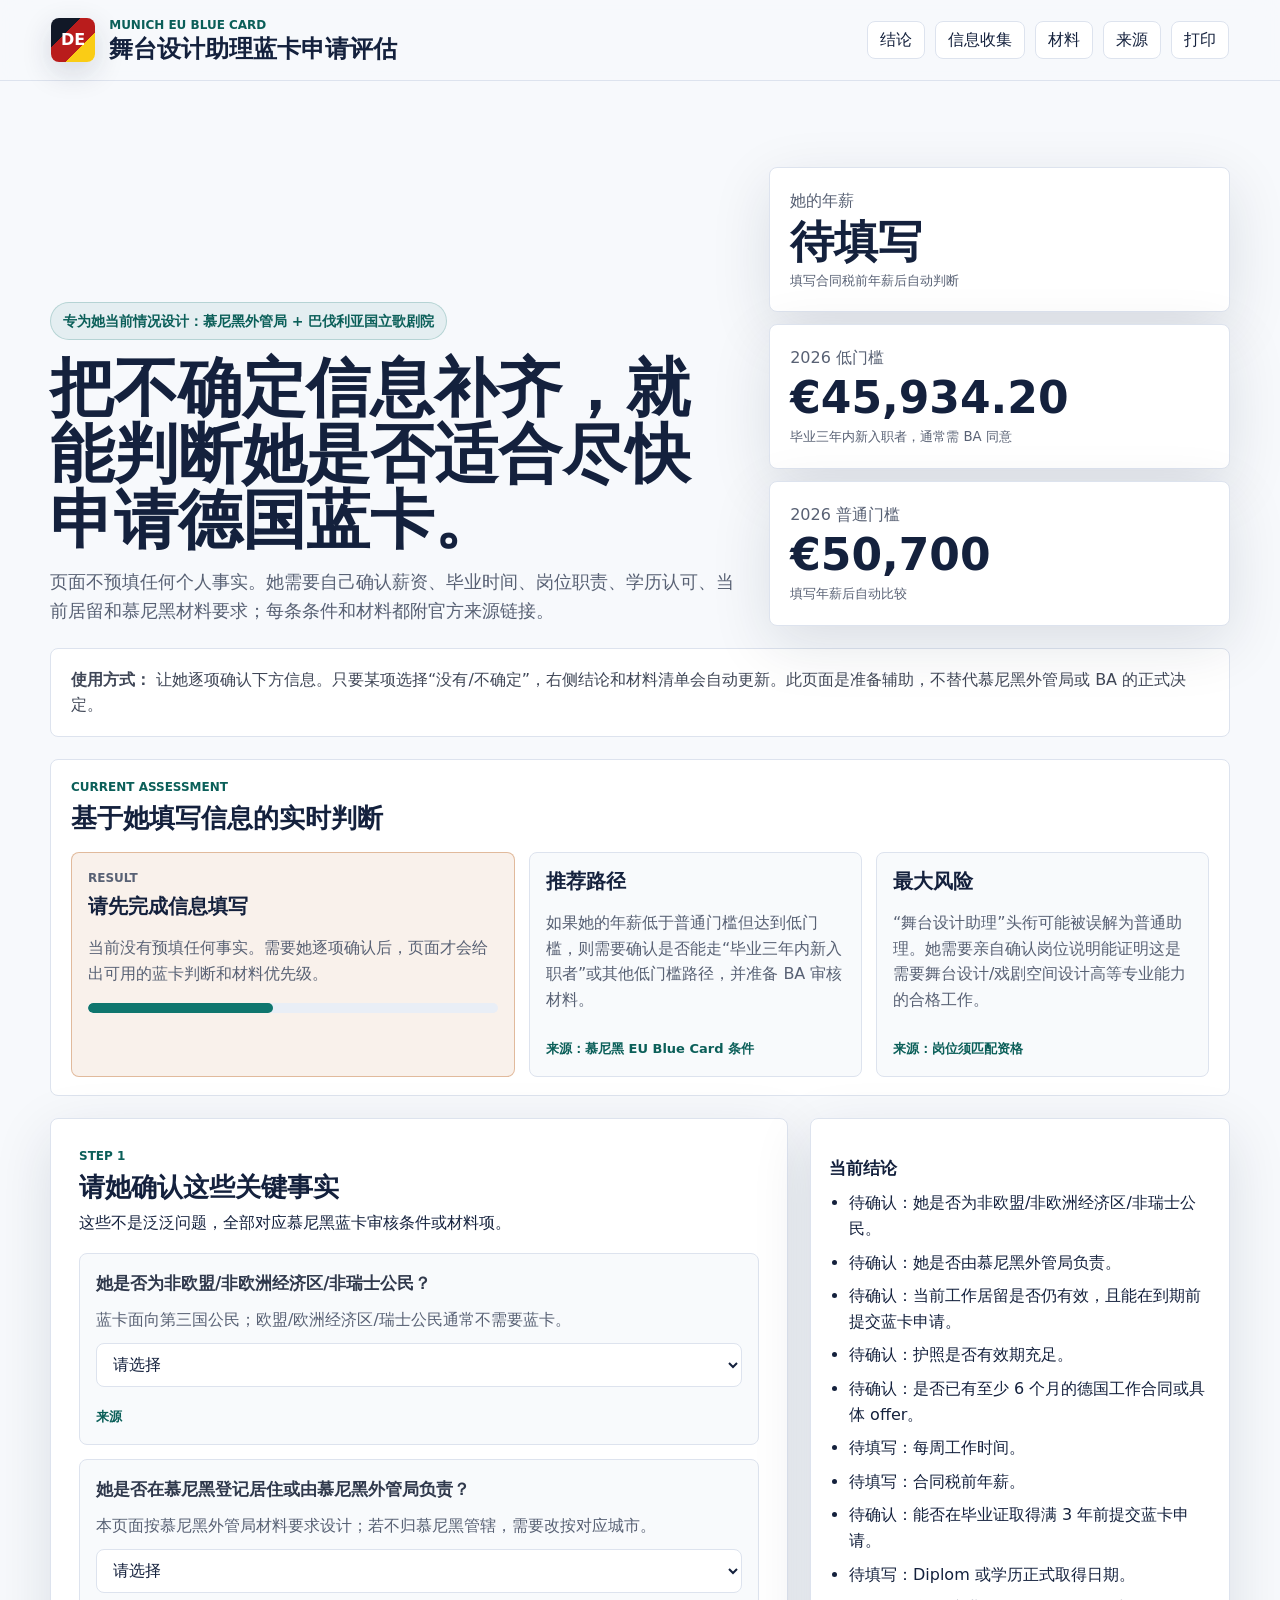
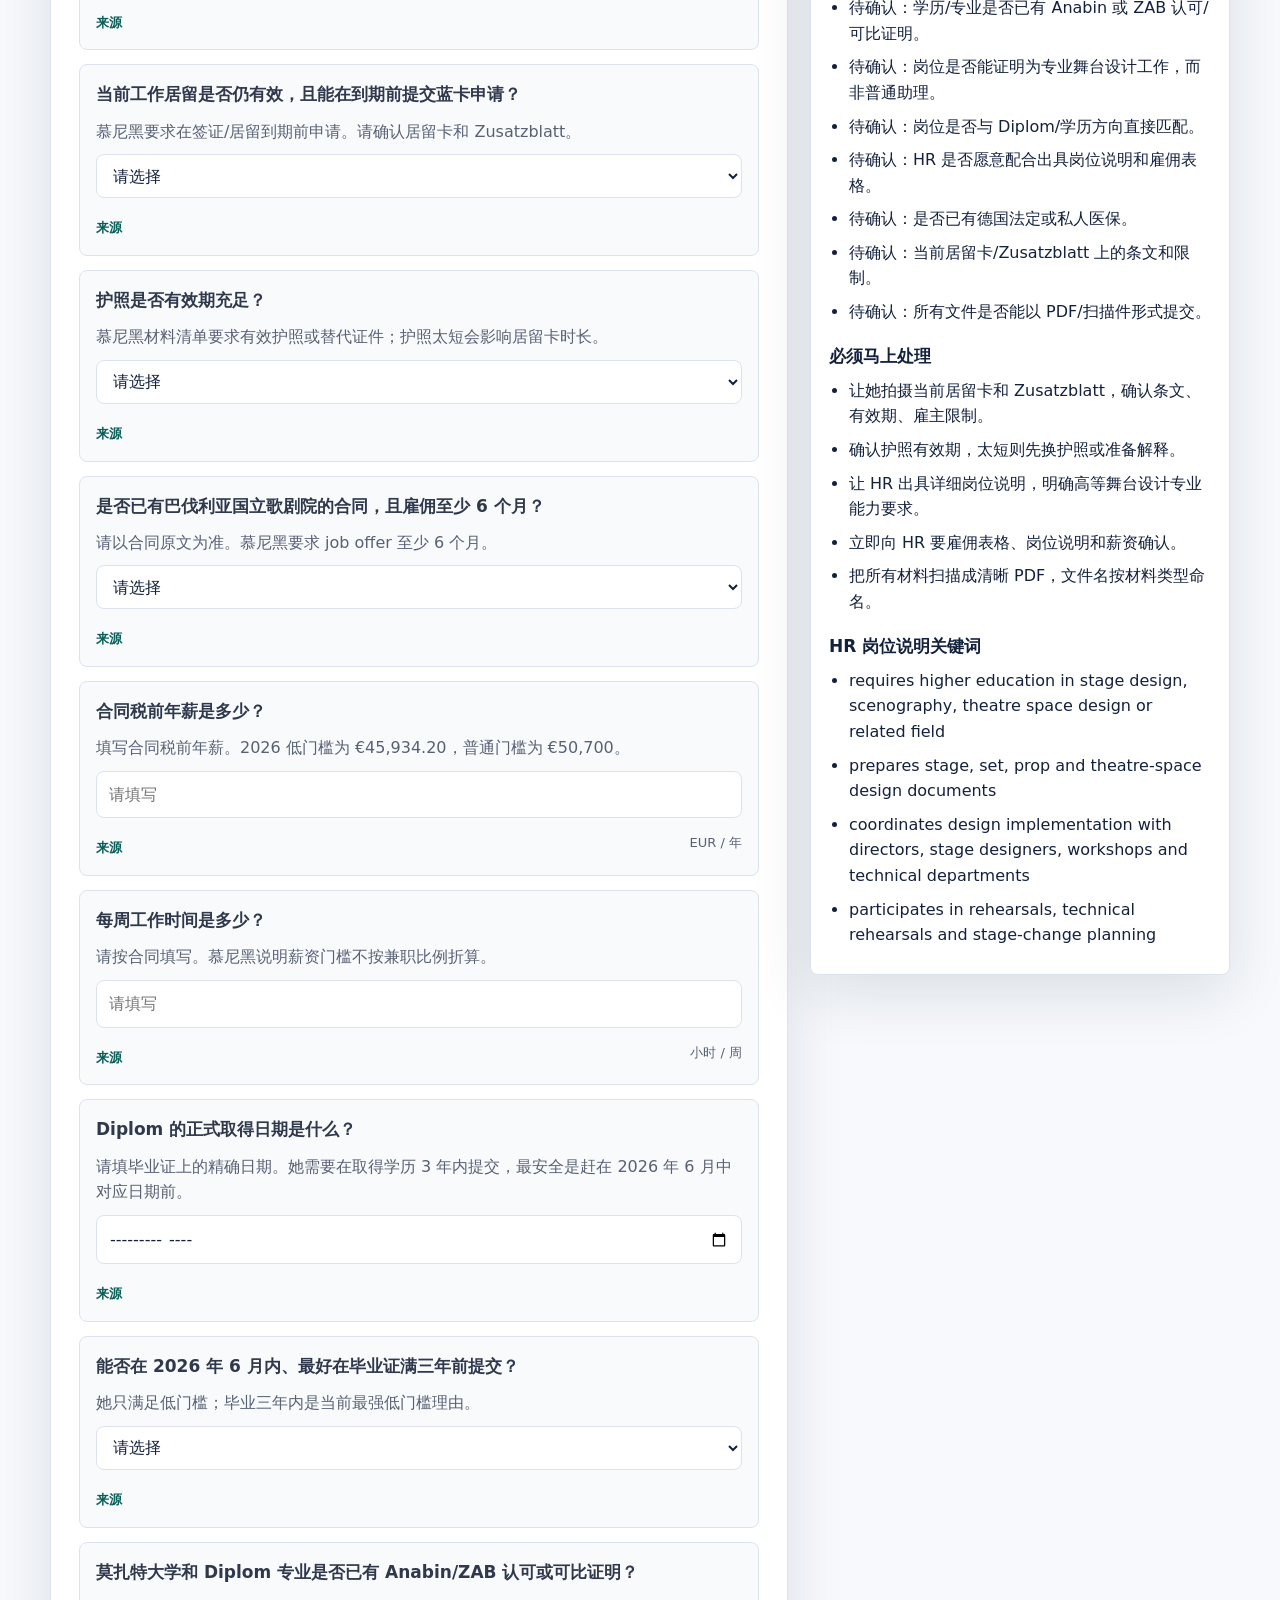
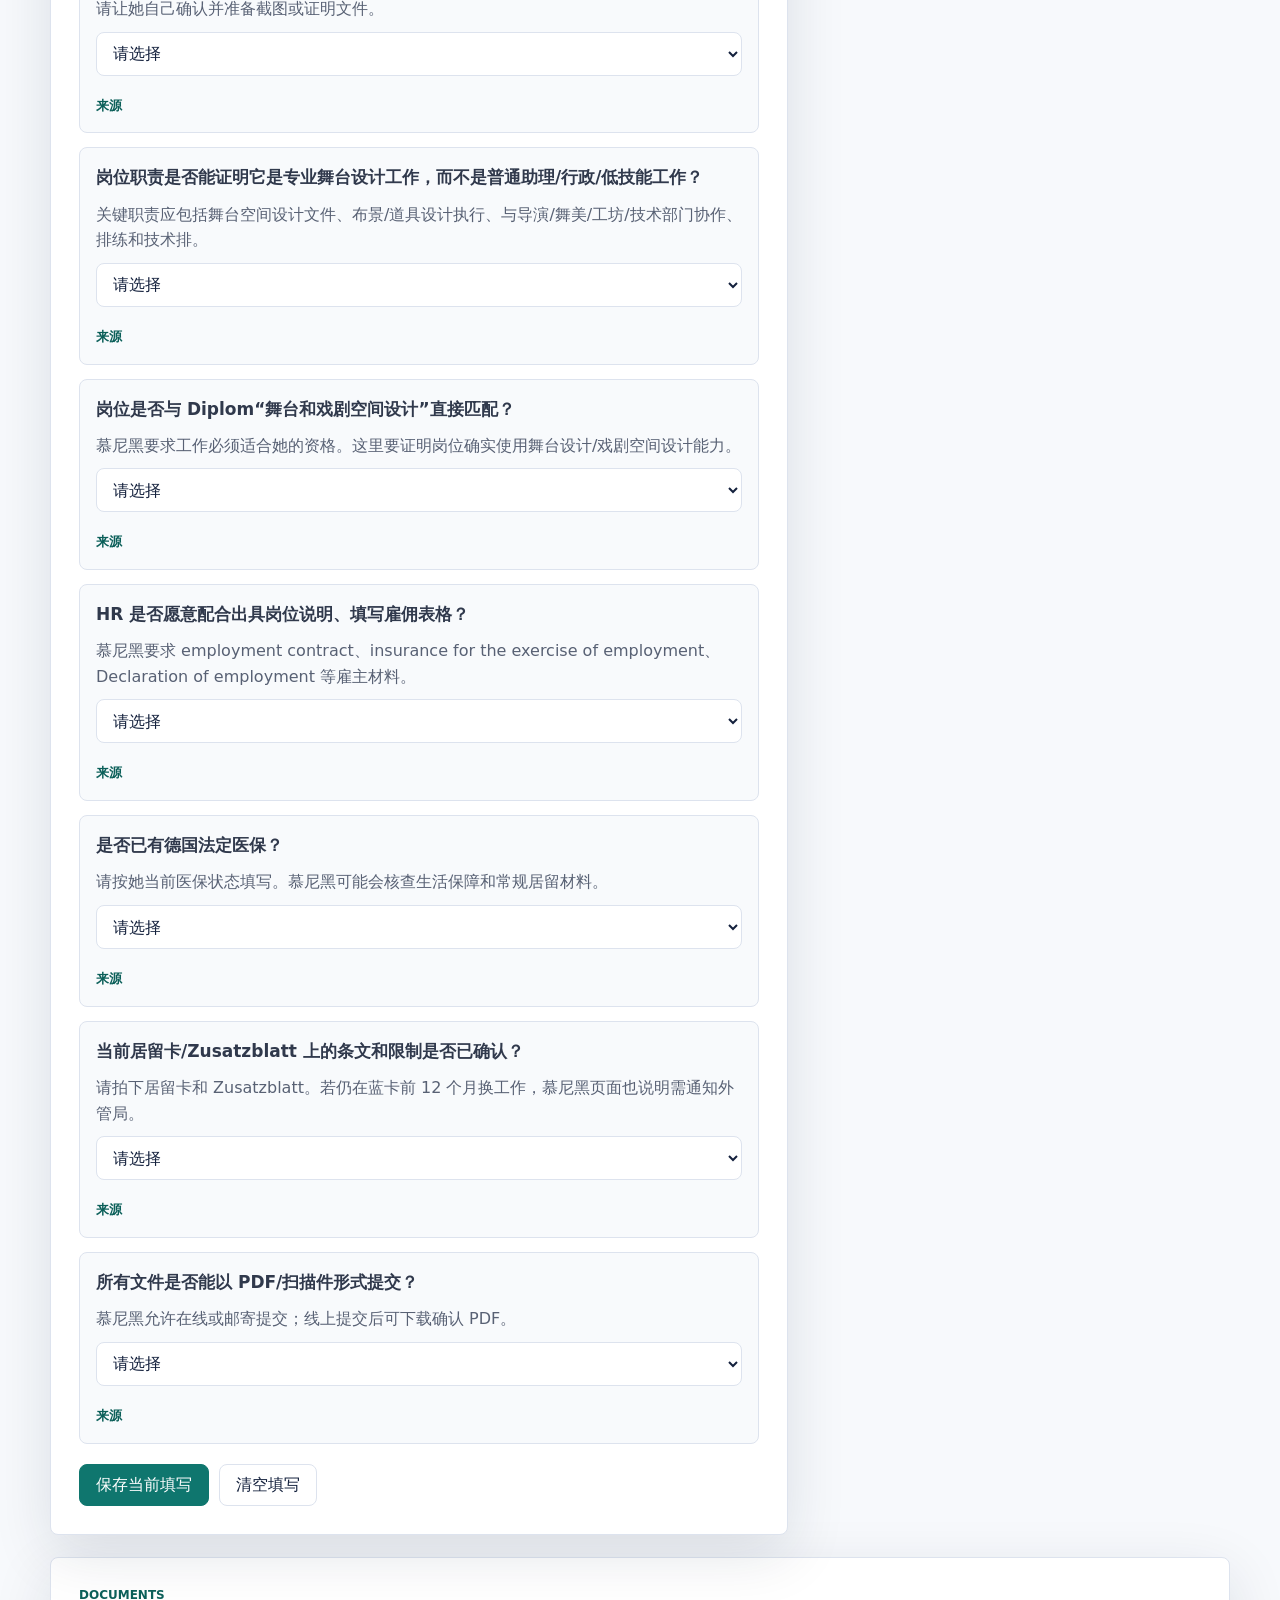
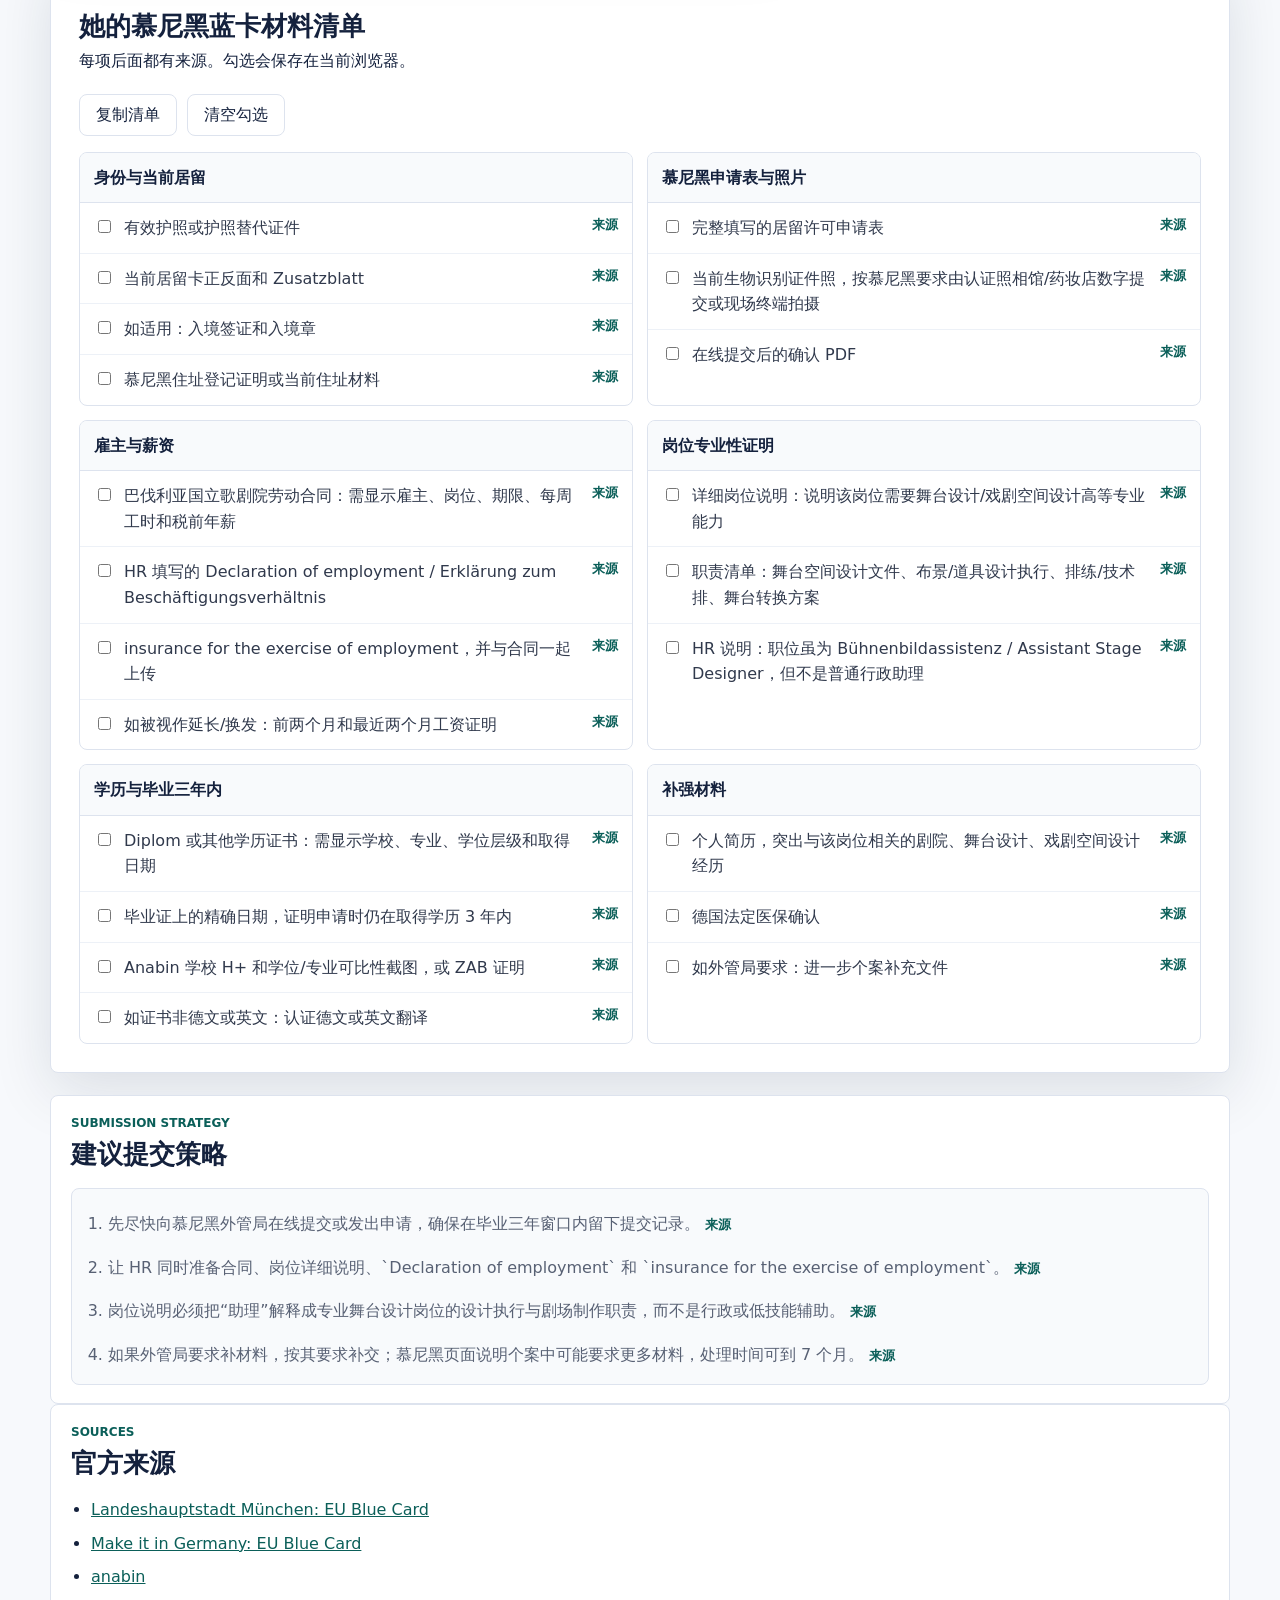
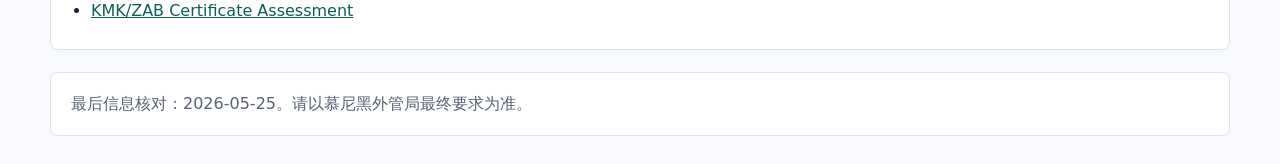
<file: index.html>
<!doctype html>
<html lang="zh-CN">
  <head>
    <meta charset="utf-8" />
    <meta name="viewport" content="width=device-width, initial-scale=1" />
    <meta
      name="description"
      content="慕尼黑德国蓝卡个人资格评估与材料准备页面，针对舞台设计助理岗位。"
    />
    <title>慕尼黑蓝卡个人评估：舞台设计助理</title>
    <link rel="stylesheet" href="styles.css?v=blank-intake-1" />
  </head>
  <body>
    <header class="topbar">
      <div class="brand">
        <span class="brand-mark" aria-hidden="true">DE</span>
        <div>
          <p class="eyebrow">Munich EU Blue Card</p>
          <h1>舞台设计助理蓝卡申请评估</h1>
        </div>
      </div>
      <nav class="top-actions" aria-label="页面导航">
        <a href="#summary">结论</a>
        <a href="#intake">信息收集</a>
        <a href="#documents">材料</a>
        <a href="#sources">来源</a>
        <button id="printBtn" type="button">打印</button>
      </nav>
    </header>

    <main>
      <section class="hero">
        <div class="hero-copy">
          <p class="status-pill">专为她当前情况设计：慕尼黑外管局 + 巴伐利亚国立歌剧院</p>
          <h2>把不确定信息补齐，就能判断她是否适合尽快申请德国蓝卡。</h2>
          <p>
            页面不预填任何个人事实。她需要自己确认薪资、毕业时间、岗位职责、学历认可、当前居留和慕尼黑材料要求；每条条件和材料都附官方来源链接。
          </p>
        </div>
        <div class="threshold-panel" aria-label="2026 年薪资门槛">
          <div>
            <span>她的年薪</span>
            <strong>待填写</strong>
            <small>填写合同税前年薪后自动判断</small>
          </div>
          <div>
            <span>2026 低门槛</span>
            <strong>€45,934.20</strong>
            <small>毕业三年内新入职者，通常需 BA 同意</small>
          </div>
          <div>
            <span>2026 普通门槛</span>
            <strong>€50,700</strong>
            <small>填写年薪后自动比较</small>
          </div>
        </div>
      </section>

      <section class="notice" role="note">
        <strong>使用方式：</strong>
        让她逐项确认下方信息。只要某项选择“没有/不确定”，右侧结论和材料清单会自动更新。此页面是准备辅助，不替代慕尼黑外管局或 BA 的正式决定。
      </section>

      <section class="summary" id="summary">
        <div class="section-title">
          <p class="eyebrow">Current Assessment</p>
          <h2>基于她填写信息的实时判断</h2>
        </div>
        <div class="summary-grid">
          <article class="verdict-card" id="verdictCard">
            <p class="eyebrow">Result</p>
            <h3 id="verdictTitle">等待信息确认</h3>
            <p id="verdictText">填写或确认信息后，这里会显示她的申请策略。</p>
            <div class="meter" aria-label="准备程度"><span id="meterBar"></span></div>
          </article>
          <article>
            <h3>推荐路径</h3>
            <p>
              如果她的年薪低于普通门槛但达到低门槛，则需要确认是否能走“毕业三年内新入职者”或其他低门槛路径，并准备 BA 审核材料。
            </p>
            <a class="source-link" href="https://stadt.muenchen.de/service/en-GB/info/servicestelle-fur-zuwanderung-und-einburgerung/10422541/" target="_blank" rel="noreferrer">来源：慕尼黑 EU Blue Card 条件</a>
          </article>
          <article>
            <h3>最大风险</h3>
            <p>
              “舞台设计助理”头衔可能被误解为普通助理。她需要亲自确认岗位说明能证明这是需要舞台设计/戏剧空间设计高等专业能力的合格工作。
            </p>
            <a class="source-link" href="https://stadt.muenchen.de/service/en-GB/info/servicestelle-fur-zuwanderung-und-einburgerung/10422541/" target="_blank" rel="noreferrer">来源：岗位须匹配资格</a>
          </article>
        </div>
      </section>

      <section class="workspace" id="intake">
        <form id="caseForm" class="form-panel">
          <div class="section-title">
            <p class="eyebrow">Step 1</p>
            <h2>请她确认这些关键事实</h2>
            <p>这些不是泛泛问题，全部对应慕尼黑蓝卡审核条件或材料项。</p>
          </div>

          <div id="questions" class="question-list"></div>

          <div class="button-row">
            <button type="button" class="primary" id="saveBtn">保存当前填写</button>
            <button type="button" id="resetBtn">清空填写</button>
          </div>
        </form>

        <aside class="result-panel" aria-live="polite">
          <div class="result-list">
            <h3>当前结论</h3>
            <ul id="findingsList"></ul>
          </div>
          <div class="result-list">
            <h3>必须马上处理</h3>
            <ul id="actionsList"></ul>
          </div>
          <div class="result-list">
            <h3>HR 岗位说明关键词</h3>
            <ul>
              <li>requires higher education in stage design, scenography, theatre space design or related field</li>
              <li>prepares stage, set, prop and theatre-space design documents</li>
              <li>coordinates design implementation with directors, stage designers, workshops and technical departments</li>
              <li>participates in rehearsals, technical rehearsals and stage-change planning</li>
            </ul>
          </div>
        </aside>
      </section>

      <section class="documents" id="documents">
        <div class="section-title">
          <p class="eyebrow">Documents</p>
          <h2>她的慕尼黑蓝卡材料清单</h2>
          <p>每项后面都有来源。勾选会保存在当前浏览器。</p>
        </div>
        <div class="doc-toolbar">
          <button type="button" id="copyChecklistBtn">复制清单</button>
          <button type="button" id="clearChecksBtn">清空勾选</button>
        </div>
        <div id="documentList" class="doc-list"></div>
      </section>

      <section class="strategy" id="strategy">
        <div class="section-title">
          <p class="eyebrow">Submission Strategy</p>
          <h2>建议提交策略</h2>
        </div>
        <ol class="strategy-list">
          <li>
            先尽快向慕尼黑外管局在线提交或发出申请，确保在毕业三年窗口内留下提交记录。
            <a href="https://stadt.muenchen.de/service/en-GB/info/servicestelle-fur-zuwanderung-und-einburgerung/10422541/" target="_blank" rel="noreferrer">来源</a>
          </li>
          <li>
            让 HR 同时准备合同、岗位详细说明、`Declaration of employment` 和 `insurance for the exercise of employment`。
            <a href="https://stadt.muenchen.de/service/en-GB/info/servicestelle-fur-zuwanderung-und-einburgerung/10422541/" target="_blank" rel="noreferrer">来源</a>
          </li>
          <li>
            岗位说明必须把“助理”解释成专业舞台设计岗位的设计执行与剧场制作职责，而不是行政或低技能辅助。
            <a href="https://stadt.muenchen.de/service/en-GB/info/servicestelle-fur-zuwanderung-und-einburgerung/10422541/" target="_blank" rel="noreferrer">来源</a>
          </li>
          <li>
            如果外管局要求补材料，按其要求补交；慕尼黑页面说明个案中可能要求更多材料，处理时间可到 7 个月。
            <a href="https://stadt.muenchen.de/service/en-GB/info/servicestelle-fur-zuwanderung-und-einburgerung/10422541/" target="_blank" rel="noreferrer">来源</a>
          </li>
        </ol>
      </section>

      <section class="sources" id="sources">
        <div class="section-title">
          <p class="eyebrow">Sources</p>
          <h2>官方来源</h2>
        </div>
        <ul>
          <li>
            <a href="https://stadt.muenchen.de/service/en-GB/info/servicestelle-fur-zuwanderung-und-einburgerung/10422541/" target="_blank" rel="noreferrer">
              Landeshauptstadt München: EU Blue Card
            </a>
          </li>
          <li>
            <a href="https://www.make-it-in-germany.com/en/visa-residence/types/eu-blue-card" target="_blank" rel="noreferrer">
              Make it in Germany: EU Blue Card
            </a>
          </li>
          <li>
            <a href="https://anabin.kmk.org/" target="_blank" rel="noreferrer">anabin</a>
          </li>
          <li>
            <a href="https://www.kmk.org/zab/central-office-for-foreign-education/certificate-assessment.html" target="_blank" rel="noreferrer">
              KMK/ZAB Certificate Assessment
            </a>
          </li>
        </ul>
      </section>
    </main>

    <footer>
      <p>最后信息核对：2026-05-25。请以慕尼黑外管局最终要求为准。</p>
    </footer>

    <script src="app.js?v=blank-intake-1"></script>
  </body>
</html>
</file>
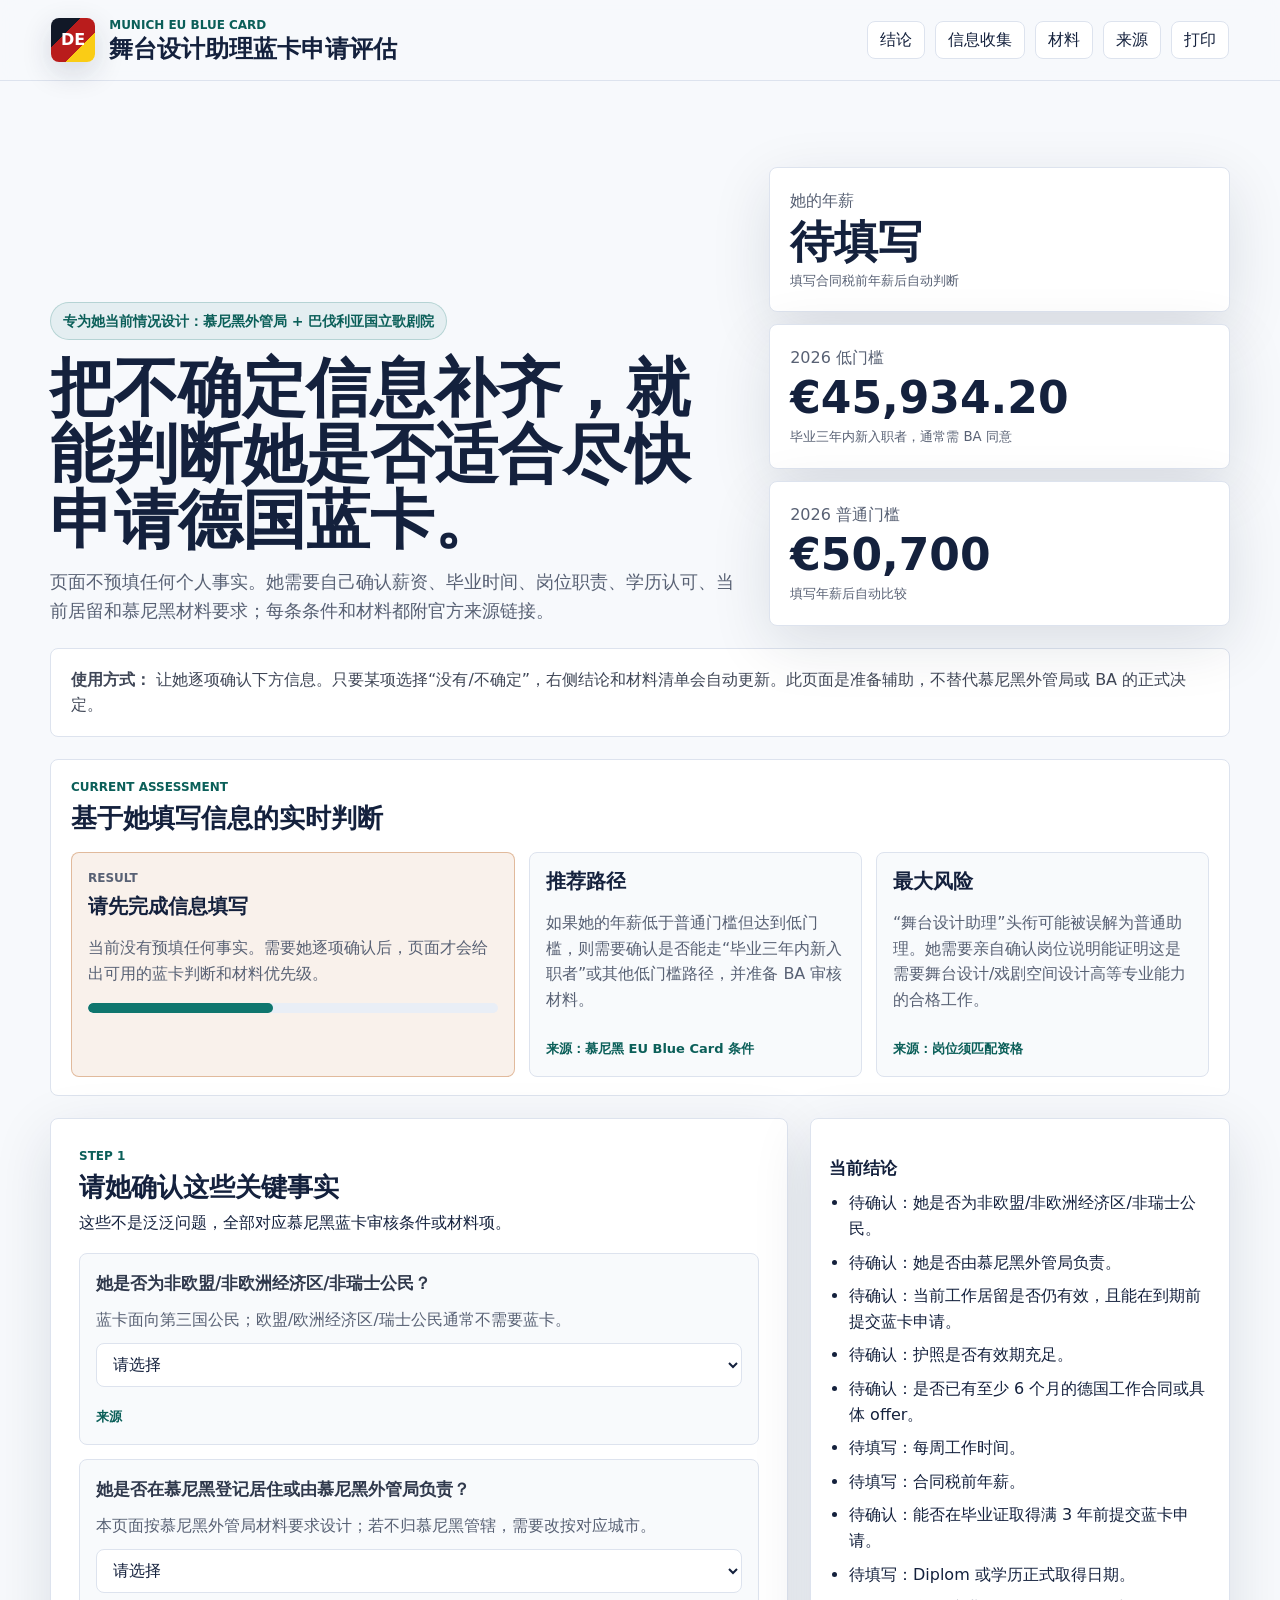
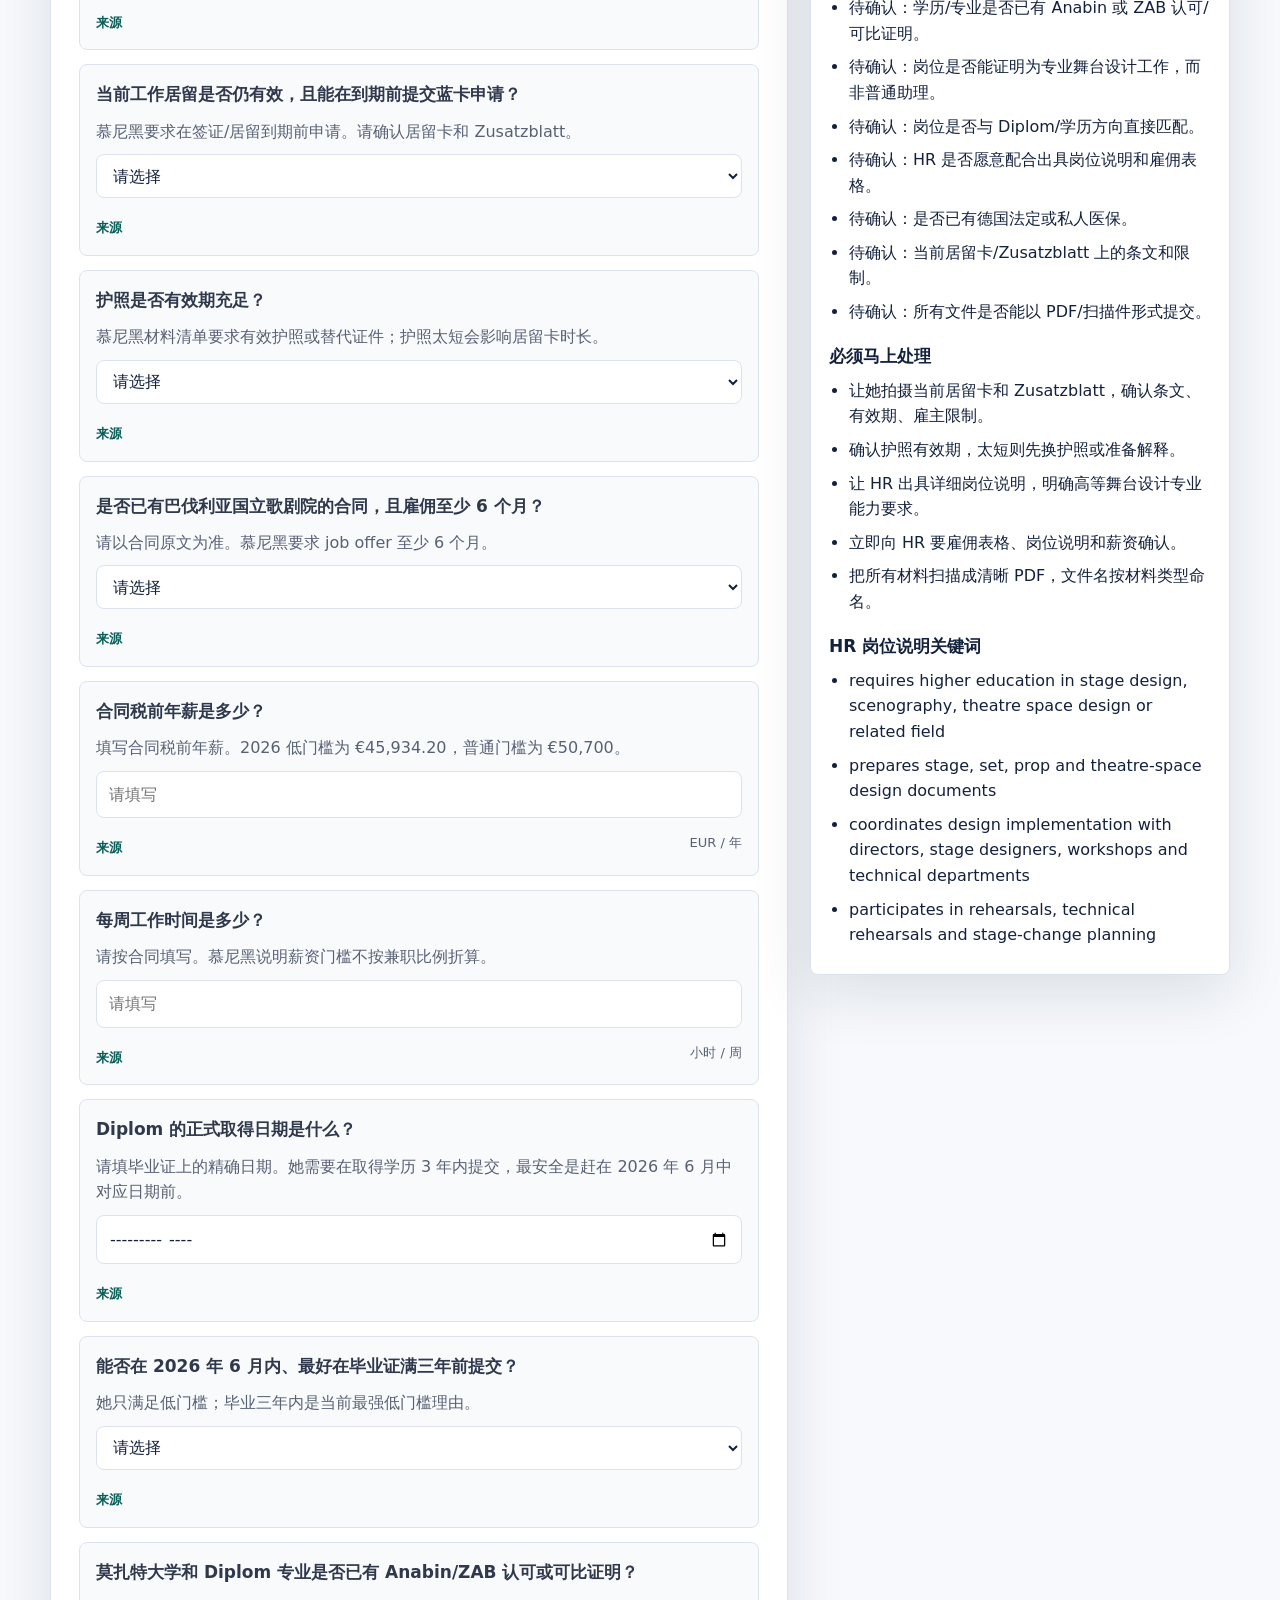
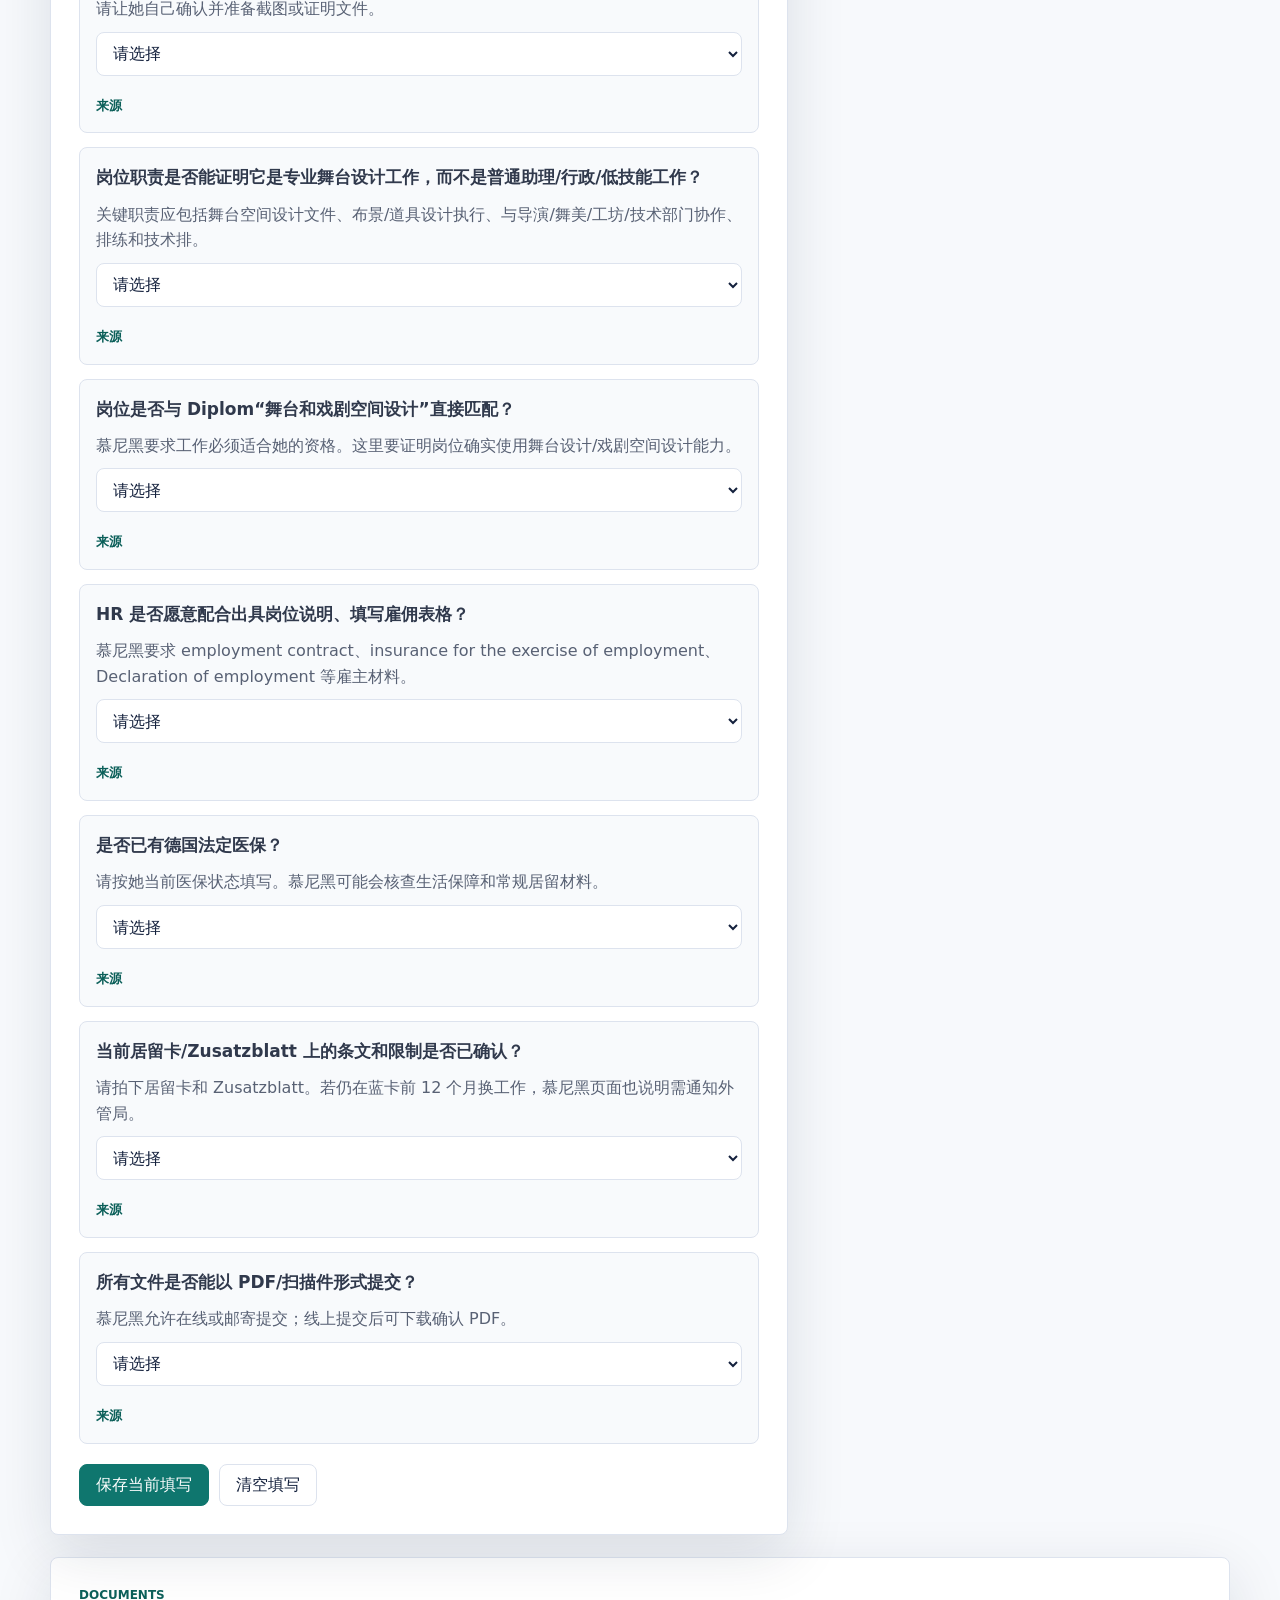
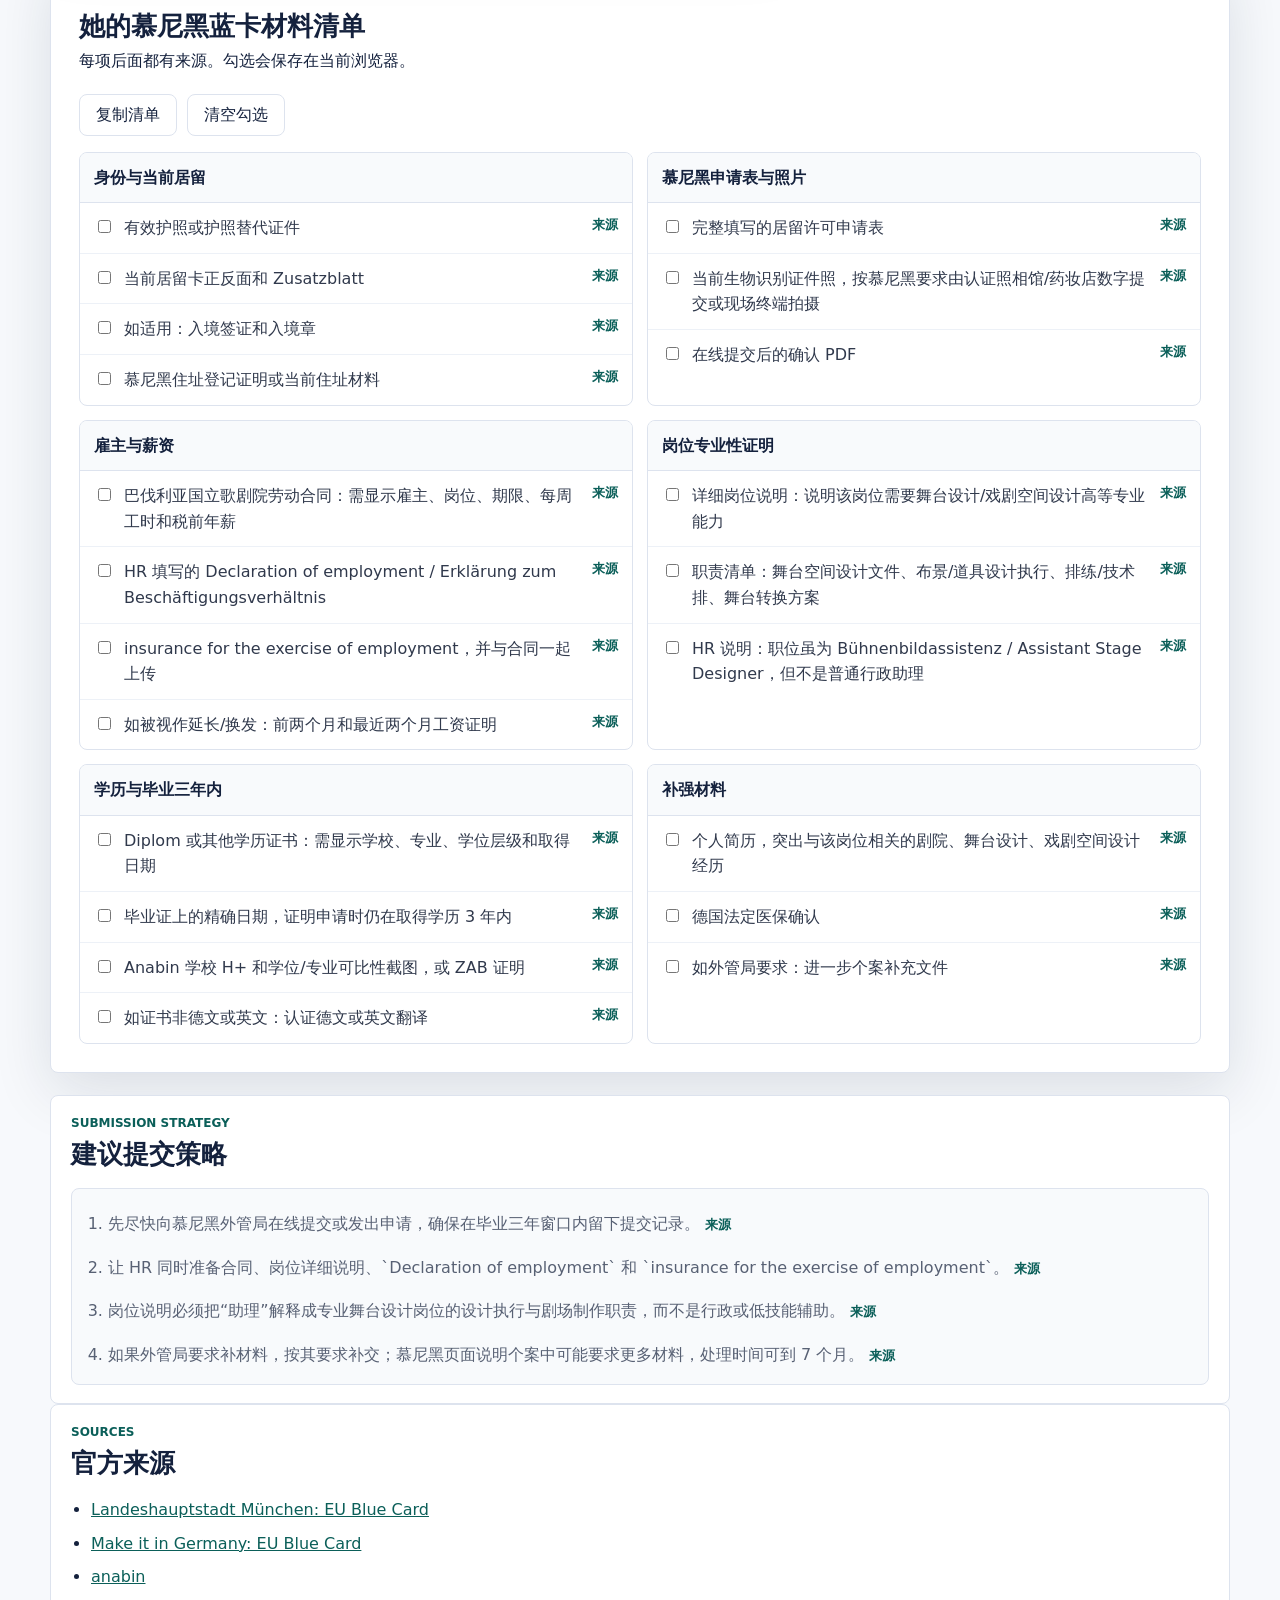
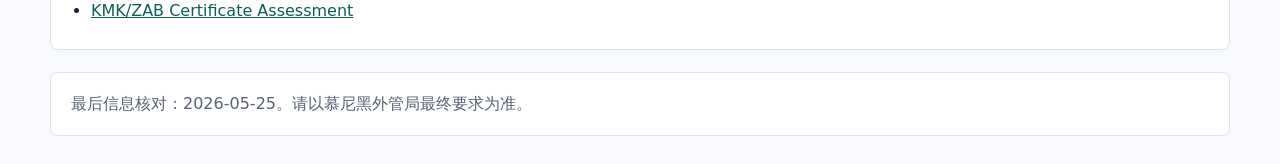
<file: blank.html>
<!doctype html>
<html lang="zh-CN">
  <head>
    <meta charset="utf-8" />
    <meta name="viewport" content="width=device-width, initial-scale=1" />
    <meta
      name="description"
      content="慕尼黑德国蓝卡个人资格评估与材料准备页面，针对舞台设计助理岗位。"
    />
    <title>慕尼黑蓝卡个人评估：舞台设计助理</title>
    <link rel="stylesheet" href="styles-blank.css" />
  </head>
  <body>
    <header class="topbar">
      <div class="brand">
        <span class="brand-mark" aria-hidden="true">DE</span>
        <div>
          <p class="eyebrow">Munich EU Blue Card</p>
          <h1>舞台设计助理蓝卡申请评估</h1>
        </div>
      </div>
      <nav class="top-actions" aria-label="页面导航">
        <a href="#summary">结论</a>
        <a href="#intake">信息收集</a>
        <a href="#documents">材料</a>
        <a href="#sources">来源</a>
        <button id="printBtn" type="button">打印</button>
      </nav>
    </header>

    <main>
      <section class="hero">
        <div class="hero-copy">
          <p class="status-pill">专为她当前情况设计：慕尼黑外管局 + 巴伐利亚国立歌剧院</p>
          <h2>把不确定信息补齐，就能判断她是否适合尽快申请德国蓝卡。</h2>
          <p>
            页面不预填任何个人事实。她需要自己确认薪资、毕业时间、岗位职责、学历认可、当前居留和慕尼黑材料要求；每条条件和材料都附官方来源链接。
          </p>
        </div>
        <div class="threshold-panel" aria-label="2026 年薪资门槛">
          <div>
            <span>她的年薪</span>
            <strong>待填写</strong>
            <small>填写合同税前年薪后自动判断</small>
          </div>
          <div>
            <span>2026 低门槛</span>
            <strong>€45,934.20</strong>
            <small>毕业三年内新入职者，通常需 BA 同意</small>
          </div>
          <div>
            <span>2026 普通门槛</span>
            <strong>€50,700</strong>
            <small>填写年薪后自动比较</small>
          </div>
        </div>
      </section>

      <section class="notice" role="note">
        <strong>使用方式：</strong>
        让她逐项确认下方信息。只要某项选择“没有/不确定”，右侧结论和材料清单会自动更新。此页面是准备辅助，不替代慕尼黑外管局或 BA 的正式决定。
      </section>

      <section class="summary" id="summary">
        <div class="section-title">
          <p class="eyebrow">Current Assessment</p>
          <h2>基于她填写信息的实时判断</h2>
        </div>
        <div class="summary-grid">
          <article class="verdict-card" id="verdictCard">
            <p class="eyebrow">Result</p>
            <h3 id="verdictTitle">等待信息确认</h3>
            <p id="verdictText">填写或确认信息后，这里会显示她的申请策略。</p>
            <div class="meter" aria-label="准备程度"><span id="meterBar"></span></div>
          </article>
          <article>
            <h3>推荐路径</h3>
            <p>
              如果她的年薪低于普通门槛但达到低门槛，则需要确认是否能走“毕业三年内新入职者”或其他低门槛路径，并准备 BA 审核材料。
            </p>
            <a class="source-link" href="https://stadt.muenchen.de/service/en-GB/info/servicestelle-fur-zuwanderung-und-einburgerung/10422541/" target="_blank" rel="noreferrer">来源：慕尼黑 EU Blue Card 条件</a>
          </article>
          <article>
            <h3>最大风险</h3>
            <p>
              “舞台设计助理”头衔可能被误解为普通助理。她需要亲自确认岗位说明能证明这是需要舞台设计/戏剧空间设计高等专业能力的合格工作。
            </p>
            <a class="source-link" href="https://stadt.muenchen.de/service/en-GB/info/servicestelle-fur-zuwanderung-und-einburgerung/10422541/" target="_blank" rel="noreferrer">来源：岗位须匹配资格</a>
          </article>
        </div>
      </section>

      <section class="workspace" id="intake">
        <form id="caseForm" class="form-panel">
          <div class="section-title">
            <p class="eyebrow">Step 1</p>
            <h2>请她确认这些关键事实</h2>
            <p>这些不是泛泛问题，全部对应慕尼黑蓝卡审核条件或材料项。</p>
          </div>

          <div id="questions" class="question-list"></div>

          <div class="button-row">
            <button type="button" class="primary" id="saveBtn">保存当前填写</button>
            <button type="button" id="resetBtn">清空填写</button>
          </div>
        </form>

        <aside class="result-panel" aria-live="polite">
          <div class="result-list">
            <h3>当前结论</h3>
            <ul id="findingsList"></ul>
          </div>
          <div class="result-list">
            <h3>必须马上处理</h3>
            <ul id="actionsList"></ul>
          </div>
          <div class="result-list">
            <h3>HR 岗位说明关键词</h3>
            <ul>
              <li>requires higher education in stage design, scenography, theatre space design or related field</li>
              <li>prepares stage, set, prop and theatre-space design documents</li>
              <li>coordinates design implementation with directors, stage designers, workshops and technical departments</li>
              <li>participates in rehearsals, technical rehearsals and stage-change planning</li>
            </ul>
          </div>
        </aside>
      </section>

      <section class="documents" id="documents">
        <div class="section-title">
          <p class="eyebrow">Documents</p>
          <h2>她的慕尼黑蓝卡材料清单</h2>
          <p>每项后面都有来源。勾选会保存在当前浏览器。</p>
        </div>
        <div class="doc-toolbar">
          <button type="button" id="copyChecklistBtn">复制清单</button>
          <button type="button" id="clearChecksBtn">清空勾选</button>
        </div>
        <div id="documentList" class="doc-list"></div>
      </section>

      <section class="strategy" id="strategy">
        <div class="section-title">
          <p class="eyebrow">Submission Strategy</p>
          <h2>建议提交策略</h2>
        </div>
        <ol class="strategy-list">
          <li>
            先尽快向慕尼黑外管局在线提交或发出申请，确保在毕业三年窗口内留下提交记录。
            <a href="https://stadt.muenchen.de/service/en-GB/info/servicestelle-fur-zuwanderung-und-einburgerung/10422541/" target="_blank" rel="noreferrer">来源</a>
          </li>
          <li>
            让 HR 同时准备合同、岗位详细说明、`Declaration of employment` 和 `insurance for the exercise of employment`。
            <a href="https://stadt.muenchen.de/service/en-GB/info/servicestelle-fur-zuwanderung-und-einburgerung/10422541/" target="_blank" rel="noreferrer">来源</a>
          </li>
          <li>
            岗位说明必须把“助理”解释成专业舞台设计岗位的设计执行与剧场制作职责，而不是行政或低技能辅助。
            <a href="https://stadt.muenchen.de/service/en-GB/info/servicestelle-fur-zuwanderung-und-einburgerung/10422541/" target="_blank" rel="noreferrer">来源</a>
          </li>
          <li>
            如果外管局要求补材料，按其要求补交；慕尼黑页面说明个案中可能要求更多材料，处理时间可到 7 个月。
            <a href="https://stadt.muenchen.de/service/en-GB/info/servicestelle-fur-zuwanderung-und-einburgerung/10422541/" target="_blank" rel="noreferrer">来源</a>
          </li>
        </ol>
      </section>

      <section class="sources" id="sources">
        <div class="section-title">
          <p class="eyebrow">Sources</p>
          <h2>官方来源</h2>
        </div>
        <ul>
          <li>
            <a href="https://stadt.muenchen.de/service/en-GB/info/servicestelle-fur-zuwanderung-und-einburgerung/10422541/" target="_blank" rel="noreferrer">
              Landeshauptstadt München: EU Blue Card
            </a>
          </li>
          <li>
            <a href="https://www.make-it-in-germany.com/en/visa-residence/types/eu-blue-card" target="_blank" rel="noreferrer">
              Make it in Germany: EU Blue Card
            </a>
          </li>
          <li>
            <a href="https://anabin.kmk.org/" target="_blank" rel="noreferrer">anabin</a>
          </li>
          <li>
            <a href="https://www.kmk.org/zab/central-office-for-foreign-education/certificate-assessment.html" target="_blank" rel="noreferrer">
              KMK/ZAB Certificate Assessment
            </a>
          </li>
        </ul>
      </section>
    </main>

    <footer>
      <p>最后信息核对：2026-05-25。请以慕尼黑外管局最终要求为准。</p>
    </footer>

    <script src="app-blank.js"></script>
  </body>
</html>
</file>
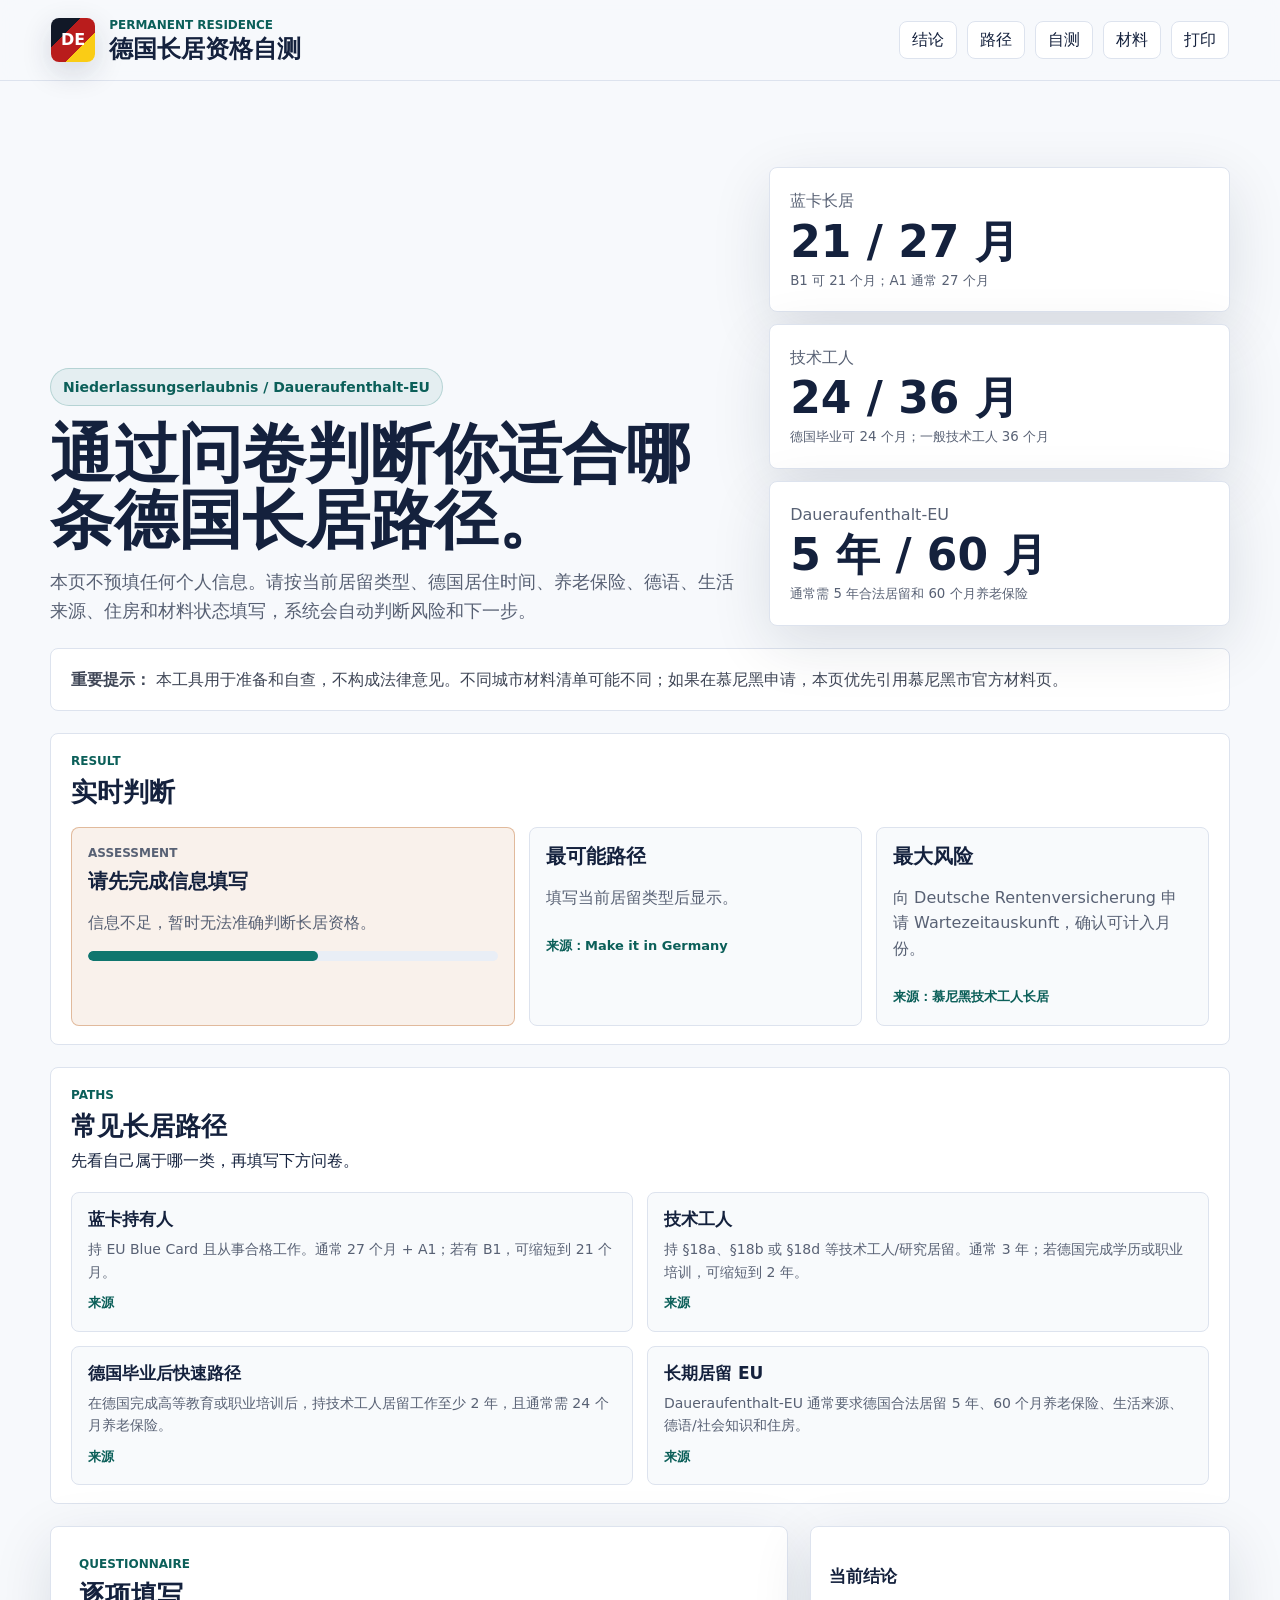
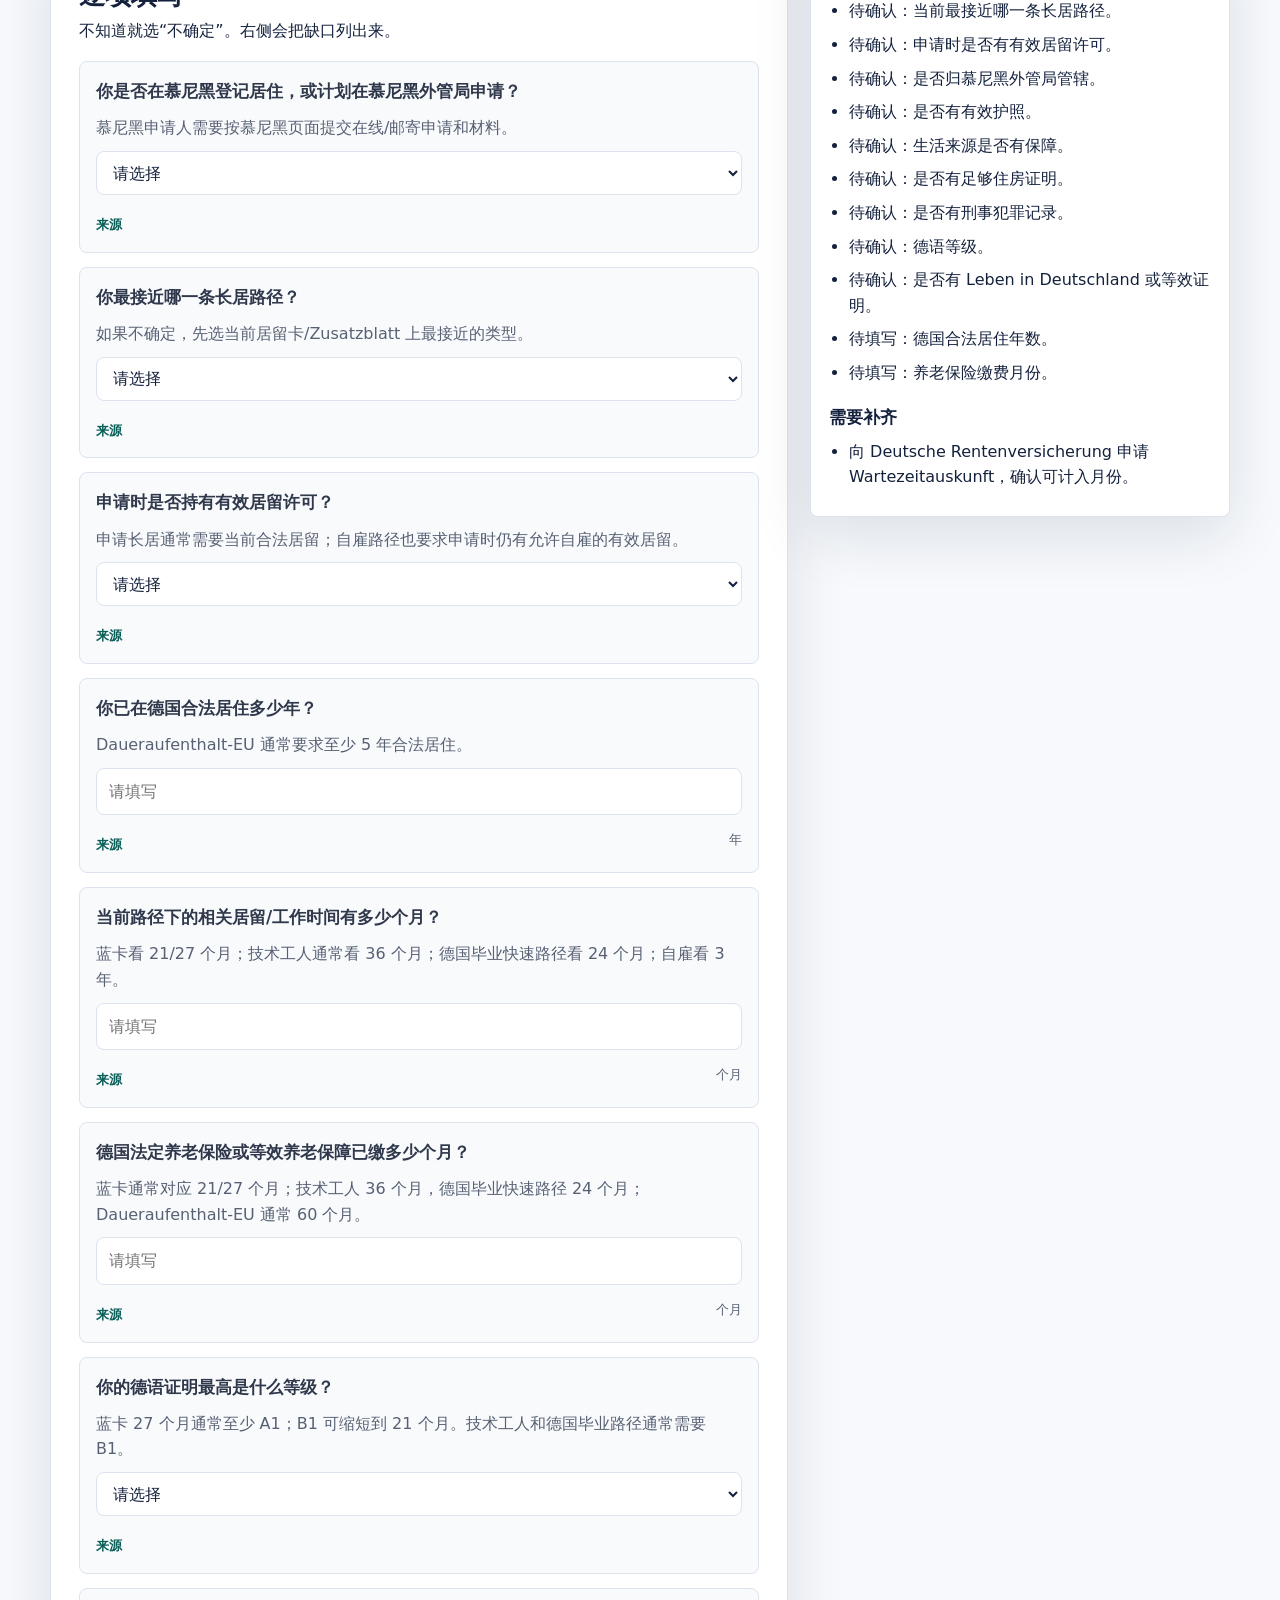
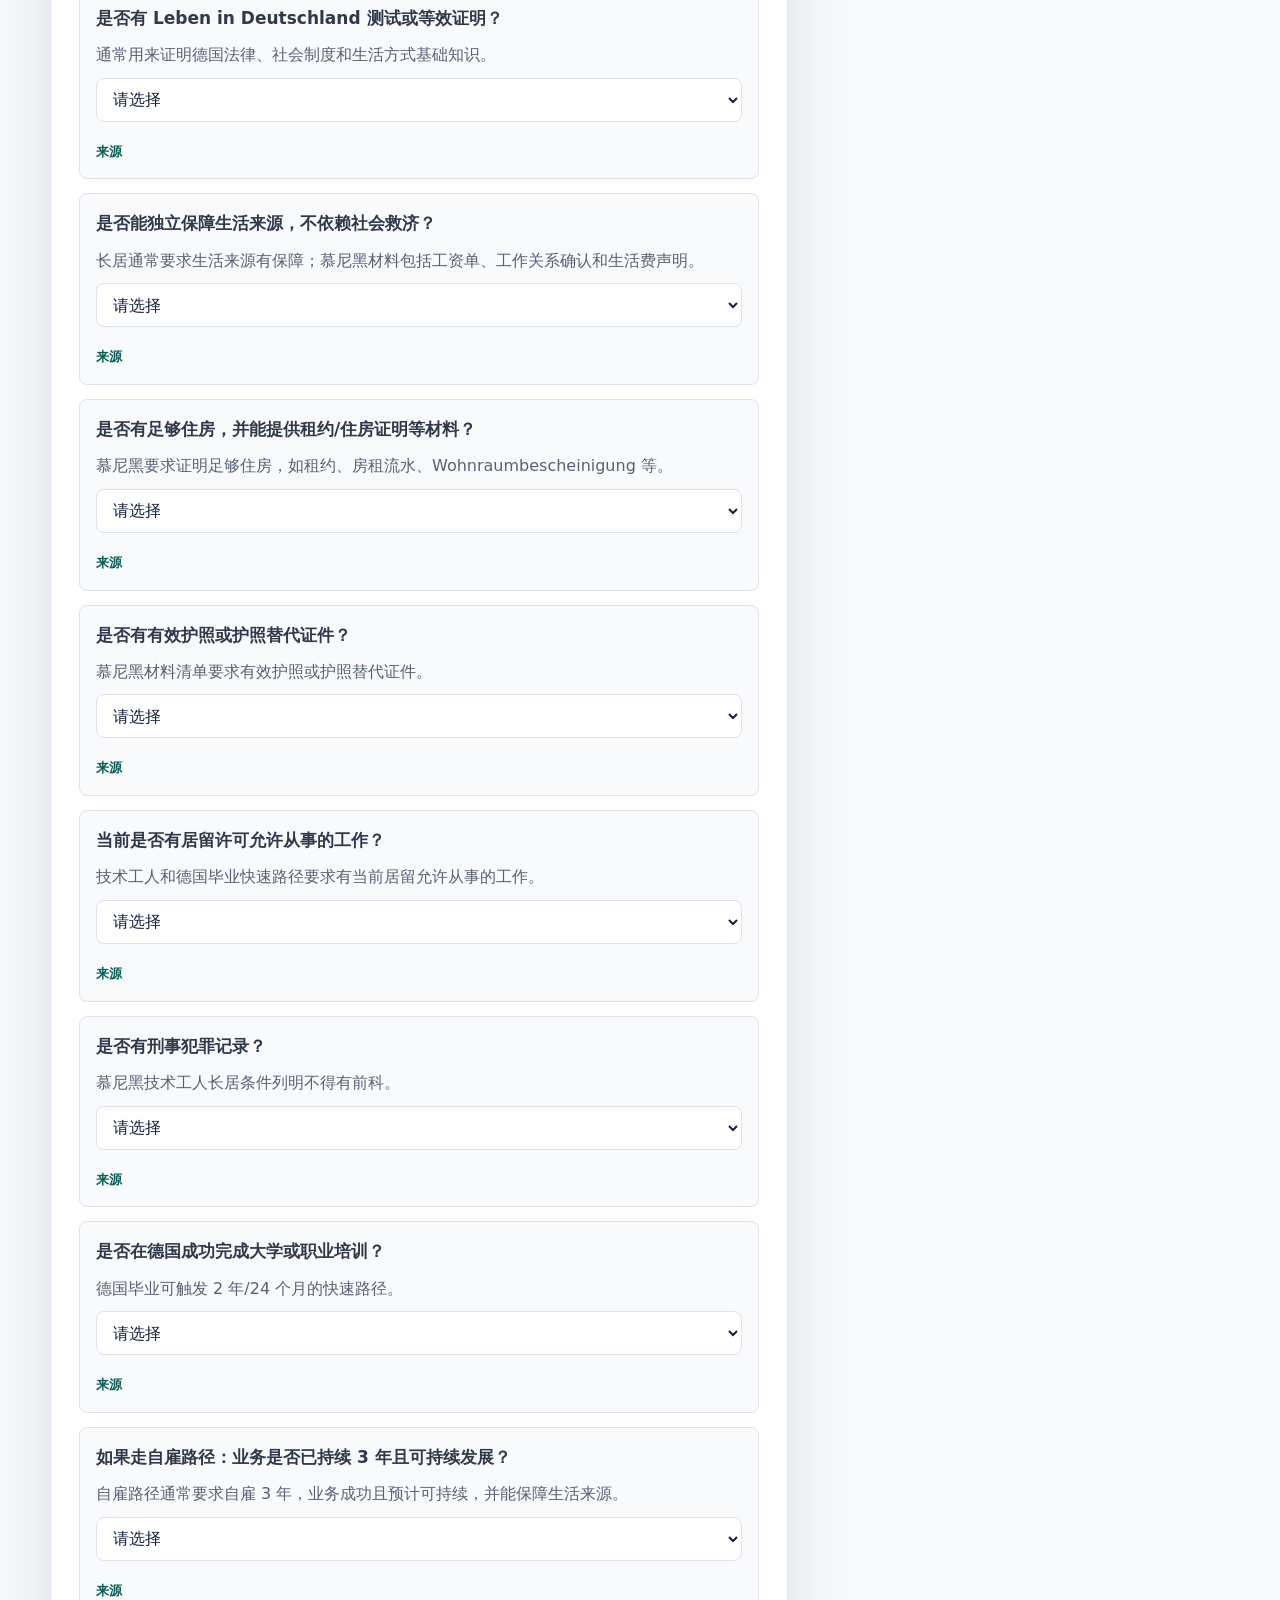
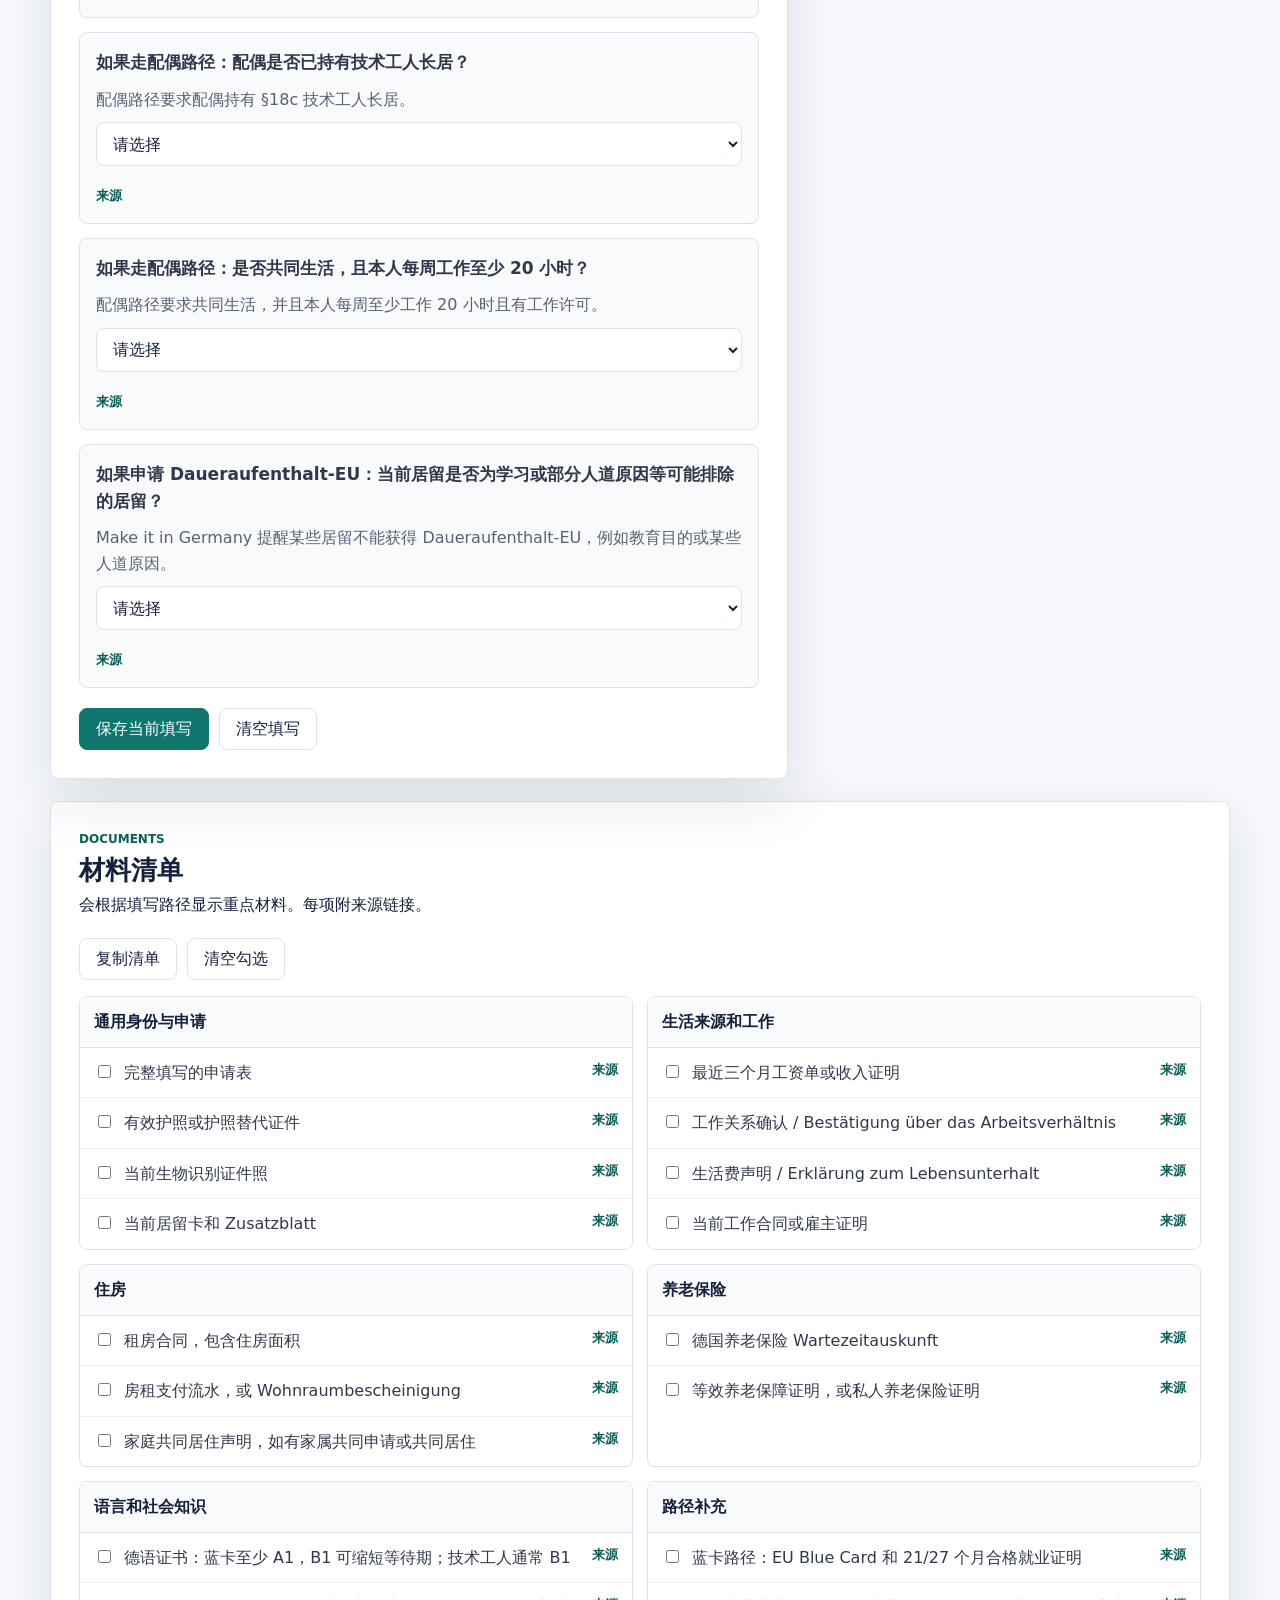
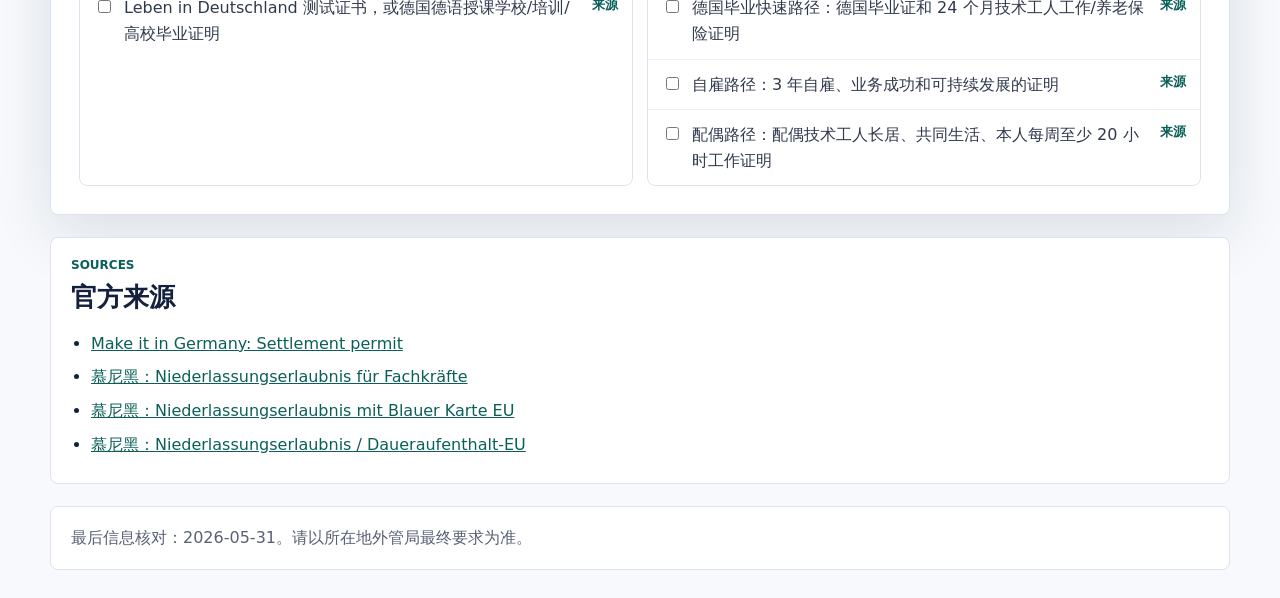
<file: permanent.html>
<!doctype html>
<html lang="zh-CN">
  <head>
    <meta charset="utf-8" />
    <meta name="viewport" content="width=device-width, initial-scale=1" />
    <meta
      name="description"
      content="德国长期居留和永居资格自测，覆盖 Niederlassungserlaubnis 与 Daueraufenthalt-EU 常见路径。"
    />
    <title>德国长居资格自测与材料准备</title>
    <link rel="stylesheet" href="styles-blank.css" />
  </head>
  <body>
    <header class="topbar">
      <div class="brand">
        <span class="brand-mark" aria-hidden="true">DE</span>
        <div>
          <p class="eyebrow">Permanent Residence</p>
          <h1>德国长居资格自测</h1>
        </div>
      </div>
      <nav class="top-actions" aria-label="页面导航">
        <a href="#summary">结论</a>
        <a href="#paths">路径</a>
        <a href="#intake">自测</a>
        <a href="#documents">材料</a>
        <button id="printBtn" type="button">打印</button>
      </nav>
    </header>

    <main>
      <section class="hero">
        <div class="hero-copy">
          <p class="status-pill">Niederlassungserlaubnis / Daueraufenthalt-EU</p>
          <h2>通过问卷判断你适合哪条德国长居路径。</h2>
          <p>
            本页不预填任何个人信息。请按当前居留类型、德国居住时间、养老保险、德语、生活来源、住房和材料状态填写，系统会自动判断风险和下一步。
          </p>
        </div>
        <div class="threshold-panel" aria-label="常见时间门槛">
          <div>
            <span>蓝卡长居</span>
            <strong>21 / 27 月</strong>
            <small>B1 可 21 个月；A1 通常 27 个月</small>
          </div>
          <div>
            <span>技术工人</span>
            <strong>24 / 36 月</strong>
            <small>德国毕业可 24 个月；一般技术工人 36 个月</small>
          </div>
          <div>
            <span>Daueraufenthalt-EU</span>
            <strong>5 年 / 60 月</strong>
            <small>通常需 5 年合法居留和 60 个月养老保险</small>
          </div>
        </div>
      </section>

      <section class="notice" role="note">
        <strong>重要提示：</strong>
        本工具用于准备和自查，不构成法律意见。不同城市材料清单可能不同；如果在慕尼黑申请，本页优先引用慕尼黑市官方材料页。
      </section>

      <section class="summary" id="summary">
        <div class="section-title">
          <p class="eyebrow">Result</p>
          <h2>实时判断</h2>
        </div>
        <div class="summary-grid">
          <article class="verdict-card" id="verdictCard">
            <p class="eyebrow">Assessment</p>
            <h3 id="verdictTitle">请先填写信息</h3>
            <p id="verdictText">系统会根据你选择的路径显示是否接近申请条件。</p>
            <div class="meter" aria-label="准备程度"><span id="meterBar"></span></div>
          </article>
          <article>
            <h3>最可能路径</h3>
            <p id="bestPathText">填写当前居留类型后显示。</p>
            <a class="source-link" href="https://www.make-it-in-germany.com/en/visa-residence/living-permanently/settlement-permit" target="_blank" rel="noreferrer">来源：Make it in Germany</a>
          </article>
          <article>
            <h3>最大风险</h3>
            <p id="riskText">未填写前不做判断。</p>
            <a class="source-link" href="https://stadt.muenchen.de/service/info/servicestelle-fur-zuwanderung-und-einburgerung/1080792/" target="_blank" rel="noreferrer">来源：慕尼黑技术工人长居</a>
          </article>
        </div>
      </section>

      <section class="guide" id="paths">
        <div class="section-title">
          <p class="eyebrow">Paths</p>
          <h2>常见长居路径</h2>
          <p>先看自己属于哪一类，再填写下方问卷。</p>
        </div>
        <div class="guide-grid">
          <article>
            <h3>蓝卡持有人</h3>
            <p>持 EU Blue Card 且从事合格工作。通常 27 个月 + A1；若有 B1，可缩短到 21 个月。</p>
            <a class="source-link" href="https://www.make-it-in-germany.com/en/visa-residence/living-permanently/settlement-permit" target="_blank" rel="noreferrer">来源</a>
          </article>
          <article>
            <h3>技术工人</h3>
            <p>持 §18a、§18b 或 §18d 等技术工人/研究居留。通常 3 年；若德国完成学历或职业培训，可缩短到 2 年。</p>
            <a class="source-link" href="https://stadt.muenchen.de/service/info/servicestelle-fur-zuwanderung-und-einburgerung/1080792/" target="_blank" rel="noreferrer">来源</a>
          </article>
          <article>
            <h3>德国毕业后快速路径</h3>
            <p>在德国完成高等教育或职业培训后，持技术工人居留工作至少 2 年，且通常需 24 个月养老保险。</p>
            <a class="source-link" href="https://www.make-it-in-germany.com/en/visa-residence/living-permanently/settlement-permit" target="_blank" rel="noreferrer">来源</a>
          </article>
          <article>
            <h3>长期居留 EU</h3>
            <p>Daueraufenthalt-EU 通常要求德国合法居留 5 年、60 个月养老保险、生活来源、德语/社会知识和住房。</p>
            <a class="source-link" href="https://www.make-it-in-germany.com/en/visa-residence/living-permanently/settlement-permit" target="_blank" rel="noreferrer">来源</a>
          </article>
        </div>
      </section>

      <section class="workspace" id="intake">
        <form id="permanentForm" class="form-panel">
          <div class="section-title">
            <p class="eyebrow">Questionnaire</p>
            <h2>逐项填写</h2>
            <p>不知道就选“不确定”。右侧会把缺口列出来。</p>
          </div>
          <div id="questions" class="question-list"></div>
          <div class="button-row">
            <button type="button" class="primary" id="saveBtn">保存当前填写</button>
            <button type="button" id="resetBtn">清空填写</button>
          </div>
        </form>

        <aside class="result-panel" aria-live="polite">
          <div class="result-list">
            <h3>当前结论</h3>
            <ul id="findingsList"></ul>
          </div>
          <div class="result-list">
            <h3>需要补齐</h3>
            <ul id="actionsList"></ul>
          </div>
        </aside>
      </section>

      <section class="documents" id="documents">
        <div class="section-title">
          <p class="eyebrow">Documents</p>
          <h2>材料清单</h2>
          <p>会根据填写路径显示重点材料。每项附来源链接。</p>
        </div>
        <div class="doc-toolbar">
          <button type="button" id="copyChecklistBtn">复制清单</button>
          <button type="button" id="clearChecksBtn">清空勾选</button>
        </div>
        <div id="documentList" class="doc-list"></div>
      </section>

      <section class="sources" id="sources">
        <div class="section-title">
          <p class="eyebrow">Sources</p>
          <h2>官方来源</h2>
        </div>
        <ul>
          <li><a href="https://www.make-it-in-germany.com/en/visa-residence/living-permanently/settlement-permit" target="_blank" rel="noreferrer">Make it in Germany: Settlement permit</a></li>
          <li><a href="https://stadt.muenchen.de/service/info/servicestelle-fur-zuwanderung-und-einburgerung/1080792/" target="_blank" rel="noreferrer">慕尼黑：Niederlassungserlaubnis für Fachkräfte</a></li>
          <li><a href="https://stadt.muenchen.de/service/info/servicestelle-fur-zuwanderung-und-einburgerung/1080810/" target="_blank" rel="noreferrer">慕尼黑：Niederlassungserlaubnis mit Blauer Karte EU</a></li>
          <li><a href="https://stadt.muenchen.de/service/info/servicestelle-fur-zuwanderung-und-einburgerung/1064106/" target="_blank" rel="noreferrer">慕尼黑：Niederlassungserlaubnis / Daueraufenthalt-EU</a></li>
        </ul>
      </section>
    </main>

    <footer>
      <p>最后信息核对：2026-05-31。请以所在地外管局最终要求为准。</p>
    </footer>

    <script src="permanent.js"></script>
  </body>
</html>
</file>
<file: styles.css>
:root {
  --ink: #14213d;
  --muted: #586174;
  --line: #dde3ee;
  --paper: #f7f9fc;
  --panel: #ffffff;
  --accent: #0f766e;
  --accent-strong: #0b5f59;
  --gold: #f2b705;
  --warn: #b45309;
  --danger: #b42318;
  --ok: #087443;
  --shadow: 0 18px 60px rgba(20, 33, 61, 0.12);
}

* {
  box-sizing: border-box;
}

html {
  scroll-behavior: smooth;
}

body {
  margin: 0;
  font-family:
    Inter, ui-sans-serif, system-ui, -apple-system, BlinkMacSystemFont, "Segoe UI",
    "Microsoft YaHei", sans-serif;
  color: var(--ink);
  background: var(--paper);
  line-height: 1.6;
}

a {
  color: var(--accent-strong);
}

button,
input,
select {
  font: inherit;
}

button {
  border: 1px solid var(--line);
  border-radius: 8px;
  background: #fff;
  color: var(--ink);
  min-height: 42px;
  padding: 0 16px;
  cursor: pointer;
}

button:hover {
  border-color: var(--accent);
}

.primary {
  color: #fff;
  background: var(--accent);
  border-color: var(--accent);
}

.primary:hover {
  background: var(--accent-strong);
  border-color: var(--accent-strong);
}

.topbar {
  position: sticky;
  top: 0;
  z-index: 10;
  display: flex;
  justify-content: space-between;
  gap: 20px;
  align-items: center;
  padding: 16px clamp(18px, 4vw, 56px);
  background: rgba(247, 249, 252, 0.9);
  border-bottom: 1px solid var(--line);
  backdrop-filter: blur(14px);
}

.brand {
  display: flex;
  align-items: center;
  gap: 14px;
}

.brand-mark {
  display: grid;
  place-items: center;
  width: 44px;
  height: 44px;
  border-radius: 8px;
  color: #fff;
  font-weight: 800;
  background: linear-gradient(135deg, #111827 0 33%, #b91c1c 33% 66%, #facc15 66%);
  box-shadow: 0 10px 30px rgba(20, 33, 61, 0.16);
}

.brand h1,
.brand p {
  margin: 0;
}

.brand h1 {
  font-size: clamp(18px, 2vw, 24px);
  line-height: 1.2;
}

.eyebrow {
  margin: 0 0 6px;
  color: var(--accent-strong);
  font-size: 12px;
  font-weight: 800;
  letter-spacing: 0;
  text-transform: uppercase;
}

.top-actions {
  display: flex;
  flex-wrap: wrap;
  justify-content: flex-end;
  gap: 10px;
}

.top-actions a,
.top-actions button {
  display: inline-flex;
  align-items: center;
  min-height: 38px;
  padding: 0 12px;
  border: 1px solid var(--line);
  border-radius: 8px;
  background: #fff;
  color: var(--ink);
  text-decoration: none;
}

main {
  width: min(1180px, calc(100% - 32px));
  margin: 0 auto;
}

.hero {
  display: grid;
  grid-template-columns: minmax(0, 1.2fr) minmax(320px, 0.8fr);
  gap: 28px;
  align-items: end;
  padding: clamp(40px, 7vw, 86px) 0 22px;
}

.hero h2 {
  max-width: 760px;
  margin: 16px 0 14px;
  font-size: clamp(34px, 5vw, 64px);
  line-height: 1.03;
  letter-spacing: 0;
}

.hero p {
  max-width: 720px;
  margin: 0;
  color: var(--muted);
  font-size: 18px;
}

.status-pill {
  display: inline-flex;
  width: fit-content;
  padding: 7px 12px;
  border: 1px solid rgba(15, 118, 110, 0.22);
  border-radius: 999px;
  background: rgba(15, 118, 110, 0.08);
  color: var(--accent-strong) !important;
  font-weight: 700;
  font-size: 14px !important;
}

.threshold-panel {
  display: grid;
  gap: 12px;
}

.threshold-panel div {
  padding: 20px;
  border: 1px solid var(--line);
  border-radius: 8px;
  background: #fff;
  box-shadow: var(--shadow);
}

.threshold-panel span,
.threshold-panel small {
  display: block;
  color: var(--muted);
}

.threshold-panel strong {
  display: block;
  margin: 6px 0;
  font-size: clamp(30px, 4vw, 44px);
  line-height: 1;
}

.notice,
.rules,
.guide,
.summary,
.strategy,
.sources,
footer {
  padding: 18px 20px;
  border: 1px solid var(--line);
  border-radius: 8px;
  background: #fff;
}

.notice {
  color: #3f4656;
}

.rules {
  margin-top: 22px;
}

.guide {
  margin-top: 22px;
}

.summary,
.strategy {
  margin-top: 22px;
}

.summary-grid {
  display: grid;
  grid-template-columns: minmax(0, 1.2fr) minmax(240px, 0.9fr) minmax(240px, 0.9fr);
  gap: 14px;
}

.summary-grid article,
.strategy-list {
  padding: 16px;
  border: 1px solid var(--line);
  border-radius: 8px;
  background: #f8fafc;
}

.summary-grid h3 {
  margin: 0 0 8px;
  font-size: 20px;
  line-height: 1.25;
}

.summary-grid p,
.strategy-list li {
  color: var(--muted);
}

.verdict-card.ok {
  border-color: rgba(8, 116, 67, 0.35);
  background: rgba(8, 116, 67, 0.08);
}

.verdict-card.warn {
  border-color: rgba(180, 83, 9, 0.35);
  background: rgba(180, 83, 9, 0.08);
}

.verdict-card.danger {
  border-color: rgba(180, 35, 24, 0.35);
  background: rgba(180, 35, 24, 0.08);
}

.source-link,
.question-meta a,
.doc-group a,
.strategy-list a {
  display: inline-flex;
  width: fit-content;
  margin-top: 10px;
  color: var(--accent-strong);
  font-size: 13px;
  font-weight: 800;
  text-decoration: none;
}

.rules-grid {
  display: grid;
  grid-template-columns: repeat(4, minmax(0, 1fr));
  gap: 14px;
}

.rules-grid.five {
  grid-template-columns: repeat(5, minmax(0, 1fr));
}

.rules-grid article,
.guide-grid article {
  padding: 16px;
  border: 1px solid var(--line);
  border-radius: 8px;
  background: #f8fafc;
}

.rules-grid h3,
.guide-grid h3 {
  margin: 0 0 8px;
  font-size: 17px;
  line-height: 1.25;
}

.rules-grid p,
.guide-grid p,
.guide-grid li {
  margin: 0;
  color: var(--muted);
  font-size: 14px;
}

.guide-grid {
  display: grid;
  grid-template-columns: repeat(2, minmax(0, 1fr));
  gap: 14px;
}

.guide-grid ul {
  margin: 0;
  padding-left: 18px;
}

.guide-grid li + li {
  margin-top: 7px;
}

.workspace {
  display: grid;
  grid-template-columns: minmax(0, 1fr) minmax(330px, 420px);
  gap: 22px;
  align-items: start;
  margin: 22px 0;
}

.form-panel,
.result-panel,
.documents {
  border: 1px solid var(--line);
  border-radius: 8px;
  background: #fff;
  box-shadow: var(--shadow);
}

.form-panel {
  padding: clamp(18px, 3vw, 28px);
}

.result-panel {
  position: sticky;
  top: 92px;
  padding: 18px;
}

.section-title {
  margin-bottom: 18px;
}

.section-title h2,
.section-title p {
  margin-top: 0;
}

.section-title h2 {
  margin-bottom: 6px;
  font-size: 26px;
  line-height: 1.2;
}

.compact {
  margin-top: 28px;
}

fieldset {
  display: grid;
  gap: 10px;
  min-width: 0;
  margin: 0 0 20px;
  padding: 16px;
  border: 1px solid var(--line);
  border-radius: 8px;
}

legend {
  padding: 0 6px;
  font-weight: 800;
}

.choice {
  display: flex;
  gap: 10px;
  align-items: start;
  padding: 10px;
  border-radius: 8px;
  background: #f9fbfe;
}

.choice input {
  margin-top: 6px;
}

.choice strong,
.choice small {
  display: block;
}

.choice small,
label small {
  color: var(--muted);
  font-weight: 500;
  line-height: 1.45;
}

.grid-two {
  display: grid;
  grid-template-columns: repeat(2, minmax(0, 1fr));
  gap: 14px;
  margin-bottom: 14px;
}

label {
  display: grid;
  gap: 8px;
  color: #30394c;
  font-weight: 700;
}

.full-row {
  margin-bottom: 18px;
}

select,
input {
  width: 100%;
  min-height: 44px;
  padding: 10px 12px;
  border: 1px solid var(--line);
  border-radius: 8px;
  background: #fff;
  color: var(--ink);
}

input[type="radio"],
input[type="checkbox"] {
  width: auto;
  min-height: auto;
  accent-color: var(--accent);
}

select:focus,
input:focus,
button:focus-visible,
a:focus-visible {
  outline: 3px solid rgba(15, 118, 110, 0.26);
  outline-offset: 2px;
}

.button-row,
.doc-toolbar {
  display: flex;
  flex-wrap: wrap;
  gap: 10px;
  margin-top: 20px;
}

.question-list {
  display: grid;
  gap: 14px;
}

.question-card {
  display: grid;
  gap: 10px;
  padding: 16px;
  border: 1px solid var(--line);
  border-radius: 8px;
  background: #f8fafc;
}

.question-card label {
  font-size: 17px;
}

.question-card p {
  margin: 0;
  color: var(--muted);
}

.question-meta {
  display: flex;
  align-items: center;
  justify-content: space-between;
  gap: 12px;
  color: var(--muted);
  font-size: 13px;
}

.score-card {
  padding: 18px;
  border-radius: 8px;
  background: #f8fafc;
  border: 1px solid var(--line);
}

.score-card h2 {
  margin: 0 0 8px;
  font-size: 24px;
  line-height: 1.2;
}

.score-card p:last-child {
  margin-bottom: 0;
}

.score-card.ok {
  border-color: rgba(8, 116, 67, 0.35);
  background: rgba(8, 116, 67, 0.08);
}

.score-card.warn {
  border-color: rgba(180, 83, 9, 0.35);
  background: rgba(180, 83, 9, 0.08);
}

.score-card.danger {
  border-color: rgba(180, 35, 24, 0.35);
  background: rgba(180, 35, 24, 0.08);
}

.meter {
  height: 10px;
  margin: 16px 0;
  overflow: hidden;
  border-radius: 999px;
  background: #e9eef6;
}

.meter span {
  display: block;
  width: 0;
  height: 100%;
  border-radius: inherit;
  background: var(--accent);
  transition: width 240ms ease;
}

.insight-grid {
  display: grid;
  grid-template-columns: repeat(2, minmax(0, 1fr));
  gap: 10px;
}

.insight-grid div {
  padding: 14px;
  border: 1px solid var(--line);
  border-radius: 8px;
  background: #fff;
}

.insight-grid span {
  display: block;
  color: var(--muted);
  font-size: 13px;
}

.insight-grid strong {
  display: block;
  margin-top: 4px;
  font-size: 18px;
  line-height: 1.25;
}

.result-list {
  margin-top: 18px;
}

.result-list h3 {
  margin: 0 0 8px;
  font-size: 17px;
}

.result-list ul,
.sources ul {
  margin: 0;
  padding-left: 20px;
}

.result-list li,
.sources li {
  margin: 8px 0;
}

.documents {
  margin: 22px 0;
  padding: clamp(18px, 3vw, 28px);
}

.doc-list {
  display: grid;
  grid-template-columns: repeat(2, minmax(0, 1fr));
  gap: 14px;
  margin-top: 16px;
}

.doc-group {
  border: 1px solid var(--line);
  border-radius: 8px;
  background: #fff;
  overflow: hidden;
}

.doc-group h3 {
  margin: 0;
  padding: 12px 14px;
  border-bottom: 1px solid var(--line);
  background: #f8fafc;
  font-size: 16px;
}

.doc-group label {
  display: flex;
  gap: 10px;
  align-items: start;
  padding: 12px 14px;
  border-bottom: 1px solid #edf1f7;
  font-weight: 500;
}

.doc-group label span {
  flex: 1;
}

.doc-group label a {
  margin-top: 0;
  white-space: nowrap;
}

.doc-group label:last-child {
  border-bottom: 0;
}

.doc-group input {
  width: auto;
  min-height: auto;
  margin-top: 5px;
}

.optional {
  color: var(--muted);
}

.sources {
  margin-bottom: 22px;
}

footer {
  width: min(1180px, calc(100% - 32px));
  margin: 0 auto 28px;
  color: var(--muted);
}

footer p {
  margin: 0;
}

.strategy-list {
  margin: 0;
  padding-left: 36px;
}

.strategy-list li + li {
  margin-top: 12px;
}

@media (max-width: 880px) {
  .topbar,
  .hero,
  .workspace,
  .summary-grid {
    grid-template-columns: 1fr;
  }

  .topbar {
    display: grid;
  }

  .top-actions {
    justify-content: start;
  }

  .result-panel {
    position: static;
  }

  .doc-list {
    grid-template-columns: 1fr;
  }

  .rules-grid {
    grid-template-columns: repeat(2, minmax(0, 1fr));
  }

  .rules-grid.five,
  .guide-grid {
    grid-template-columns: repeat(2, minmax(0, 1fr));
  }
}

@media (max-width: 620px) {
  main,
  footer {
    width: min(100% - 20px, 1180px);
  }

  .grid-two,
  .insight-grid,
  .rules-grid,
  .rules-grid.five,
  .guide-grid {
    grid-template-columns: 1fr;
  }

  .top-actions a,
  .top-actions button {
    flex: 1 1 42%;
    justify-content: center;
  }

  .hero h2 {
    font-size: 36px;
  }
}

@media print {
  .topbar,
  .button-row,
  .doc-toolbar {
    display: none;
  }

  body {
    background: #fff;
  }

  main,
  footer {
    width: 100%;
  }

  .workspace,
  .hero {
    display: block;
  }

  .form-panel,
  .result-panel,
  .documents,
  .notice,
  .sources {
    box-shadow: none;
    break-inside: avoid;
    margin-bottom: 14px;
  }
}
</file>
<file: styles-blank.css>
:root {
  --ink: #14213d;
  --muted: #586174;
  --line: #dde3ee;
  --paper: #f7f9fc;
  --panel: #ffffff;
  --accent: #0f766e;
  --accent-strong: #0b5f59;
  --gold: #f2b705;
  --warn: #b45309;
  --danger: #b42318;
  --ok: #087443;
  --shadow: 0 18px 60px rgba(20, 33, 61, 0.12);
}

* {
  box-sizing: border-box;
}

html {
  scroll-behavior: smooth;
}

body {
  margin: 0;
  font-family:
    Inter, ui-sans-serif, system-ui, -apple-system, BlinkMacSystemFont, "Segoe UI",
    "Microsoft YaHei", sans-serif;
  color: var(--ink);
  background: var(--paper);
  line-height: 1.6;
  overflow-x: hidden;
}

a {
  color: var(--accent-strong);
}

button,
input,
select {
  font: inherit;
}

button {
  border: 1px solid var(--line);
  border-radius: 8px;
  background: #fff;
  color: var(--ink);
  min-height: 42px;
  padding: 0 16px;
  cursor: pointer;
}

button:hover {
  border-color: var(--accent);
}

.primary {
  color: #fff;
  background: var(--accent);
  border-color: var(--accent);
}

.primary:hover {
  background: var(--accent-strong);
  border-color: var(--accent-strong);
}

.topbar {
  position: sticky;
  top: 0;
  z-index: 10;
  display: flex;
  justify-content: space-between;
  gap: 20px;
  align-items: center;
  padding: 16px clamp(18px, 4vw, 56px);
  background: rgba(247, 249, 252, 0.9);
  border-bottom: 1px solid var(--line);
  backdrop-filter: blur(14px);
}

.brand {
  display: flex;
  align-items: center;
  gap: 14px;
}

.brand-mark {
  display: grid;
  place-items: center;
  width: 44px;
  height: 44px;
  border-radius: 8px;
  color: #fff;
  font-weight: 800;
  background: linear-gradient(135deg, #111827 0 33%, #b91c1c 33% 66%, #facc15 66%);
  box-shadow: 0 10px 30px rgba(20, 33, 61, 0.16);
}

.brand h1,
.brand p {
  margin: 0;
}

.brand h1 {
  font-size: clamp(18px, 2vw, 24px);
  line-height: 1.2;
}

.eyebrow {
  margin: 0 0 6px;
  color: var(--accent-strong);
  font-size: 12px;
  font-weight: 800;
  letter-spacing: 0;
  text-transform: uppercase;
}

.top-actions {
  display: flex;
  flex-wrap: wrap;
  justify-content: flex-end;
  gap: 10px;
}

.top-actions a,
.top-actions button {
  display: inline-flex;
  align-items: center;
  min-height: 38px;
  padding: 0 12px;
  border: 1px solid var(--line);
  border-radius: 8px;
  background: #fff;
  color: var(--ink);
  text-decoration: none;
}

main {
  width: min(1180px, calc(100% - 32px));
  margin: 0 auto;
  min-width: 0;
}

.hero {
  display: grid;
  grid-template-columns: minmax(0, 1.2fr) minmax(320px, 0.8fr);
  gap: 28px;
  align-items: end;
  padding: clamp(40px, 7vw, 86px) 0 22px;
}

.hero h2 {
  max-width: 760px;
  margin: 16px 0 14px;
  font-size: clamp(34px, 5vw, 64px);
  line-height: 1.03;
  letter-spacing: 0;
  overflow-wrap: anywhere;
}

.hero p {
  max-width: 720px;
  margin: 0;
  color: var(--muted);
  font-size: 18px;
}

.status-pill {
  display: inline-block;
  max-width: 100%;
  padding: 7px 12px;
  border: 1px solid rgba(15, 118, 110, 0.22);
  border-radius: 999px;
  background: rgba(15, 118, 110, 0.08);
  color: var(--accent-strong) !important;
  font-weight: 700;
  font-size: 14px !important;
  overflow-wrap: anywhere;
}

.threshold-panel {
  display: grid;
  gap: 12px;
}

.threshold-panel div {
  padding: 20px;
  border: 1px solid var(--line);
  border-radius: 8px;
  background: #fff;
  box-shadow: var(--shadow);
}

.threshold-panel span,
.threshold-panel small {
  display: block;
  color: var(--muted);
}

.threshold-panel strong {
  display: block;
  margin: 6px 0;
  font-size: clamp(30px, 4vw, 44px);
  line-height: 1;
}

.notice,
.rules,
.guide,
.summary,
.strategy,
.sources,
footer {
  padding: 18px 20px;
  border: 1px solid var(--line);
  border-radius: 8px;
  background: #fff;
}

.notice {
  color: #3f4656;
}

.rules {
  margin-top: 22px;
}

.guide {
  margin-top: 22px;
}

.summary,
.strategy {
  margin-top: 22px;
}

.summary-grid {
  display: grid;
  grid-template-columns: minmax(0, 1.2fr) minmax(240px, 0.9fr) minmax(240px, 0.9fr);
  gap: 14px;
}

.summary-grid article,
.strategy-list {
  padding: 16px;
  border: 1px solid var(--line);
  border-radius: 8px;
  background: #f8fafc;
}

.summary-grid h3 {
  margin: 0 0 8px;
  font-size: 20px;
  line-height: 1.25;
}

.summary-grid p,
.strategy-list li {
  color: var(--muted);
}

.verdict-card.ok {
  border-color: rgba(8, 116, 67, 0.35);
  background: rgba(8, 116, 67, 0.08);
}

.verdict-card.warn {
  border-color: rgba(180, 83, 9, 0.35);
  background: rgba(180, 83, 9, 0.08);
}

.verdict-card.danger {
  border-color: rgba(180, 35, 24, 0.35);
  background: rgba(180, 35, 24, 0.08);
}

.source-link,
.question-meta a,
.doc-group a,
.strategy-list a {
  display: inline-flex;
  width: fit-content;
  margin-top: 10px;
  color: var(--accent-strong);
  font-size: 13px;
  font-weight: 800;
  text-decoration: none;
}

.rules-grid {
  display: grid;
  grid-template-columns: repeat(4, minmax(0, 1fr));
  gap: 14px;
}

.rules-grid.five {
  grid-template-columns: repeat(5, minmax(0, 1fr));
}

.rules-grid article,
.guide-grid article {
  padding: 16px;
  border: 1px solid var(--line);
  border-radius: 8px;
  background: #f8fafc;
}

.rules-grid h3,
.guide-grid h3 {
  margin: 0 0 8px;
  font-size: 17px;
  line-height: 1.25;
}

.rules-grid p,
.guide-grid p,
.guide-grid li {
  margin: 0;
  color: var(--muted);
  font-size: 14px;
}

.guide-grid {
  display: grid;
  grid-template-columns: repeat(2, minmax(0, 1fr));
  gap: 14px;
}

.guide-grid ul {
  margin: 0;
  padding-left: 18px;
}

.guide-grid li + li {
  margin-top: 7px;
}

.workspace {
  display: grid;
  grid-template-columns: minmax(0, 1fr) minmax(330px, 420px);
  gap: 22px;
  align-items: start;
  margin: 22px 0;
}

.form-panel,
.result-panel,
.documents {
  border: 1px solid var(--line);
  border-radius: 8px;
  background: #fff;
  box-shadow: var(--shadow);
}

.form-panel {
  padding: clamp(18px, 3vw, 28px);
}

.result-panel {
  position: sticky;
  top: 92px;
  padding: 18px;
}

.section-title {
  margin-bottom: 18px;
}

.section-title h2,
.section-title p {
  margin-top: 0;
}

.section-title h2 {
  margin-bottom: 6px;
  font-size: 26px;
  line-height: 1.2;
}

.compact {
  margin-top: 28px;
}

fieldset {
  display: grid;
  gap: 10px;
  min-width: 0;
  margin: 0 0 20px;
  padding: 16px;
  border: 1px solid var(--line);
  border-radius: 8px;
}

legend {
  padding: 0 6px;
  font-weight: 800;
}

.choice {
  display: flex;
  gap: 10px;
  align-items: start;
  padding: 10px;
  border-radius: 8px;
  background: #f9fbfe;
}

.choice input {
  margin-top: 6px;
}

.choice strong,
.choice small {
  display: block;
}

.choice small,
label small {
  color: var(--muted);
  font-weight: 500;
  line-height: 1.45;
}

.grid-two {
  display: grid;
  grid-template-columns: repeat(2, minmax(0, 1fr));
  gap: 14px;
  margin-bottom: 14px;
}

label {
  display: grid;
  gap: 8px;
  color: #30394c;
  font-weight: 700;
}

.full-row {
  margin-bottom: 18px;
}

select,
input {
  width: 100%;
  min-height: 44px;
  padding: 10px 12px;
  border: 1px solid var(--line);
  border-radius: 8px;
  background: #fff;
  color: var(--ink);
}

input[type="radio"],
input[type="checkbox"] {
  width: auto;
  min-height: auto;
  accent-color: var(--accent);
}

select:focus,
input:focus,
button:focus-visible,
a:focus-visible {
  outline: 3px solid rgba(15, 118, 110, 0.26);
  outline-offset: 2px;
}

.button-row,
.doc-toolbar {
  display: flex;
  flex-wrap: wrap;
  gap: 10px;
  margin-top: 20px;
}

.question-list {
  display: grid;
  gap: 14px;
}

.question-card {
  display: grid;
  gap: 10px;
  padding: 16px;
  border: 1px solid var(--line);
  border-radius: 8px;
  background: #f8fafc;
}

.question-card label {
  font-size: 17px;
}

.question-card p {
  margin: 0;
  color: var(--muted);
}

.question-meta {
  display: flex;
  align-items: center;
  justify-content: space-between;
  gap: 12px;
  color: var(--muted);
  font-size: 13px;
}

.score-card {
  padding: 18px;
  border-radius: 8px;
  background: #f8fafc;
  border: 1px solid var(--line);
}

.score-card h2 {
  margin: 0 0 8px;
  font-size: 24px;
  line-height: 1.2;
}

.score-card p:last-child {
  margin-bottom: 0;
}

.score-card.ok {
  border-color: rgba(8, 116, 67, 0.35);
  background: rgba(8, 116, 67, 0.08);
}

.score-card.warn {
  border-color: rgba(180, 83, 9, 0.35);
  background: rgba(180, 83, 9, 0.08);
}

.score-card.danger {
  border-color: rgba(180, 35, 24, 0.35);
  background: rgba(180, 35, 24, 0.08);
}

.meter {
  height: 10px;
  margin: 16px 0;
  overflow: hidden;
  border-radius: 999px;
  background: #e9eef6;
}

.meter span {
  display: block;
  width: 0;
  height: 100%;
  border-radius: inherit;
  background: var(--accent);
  transition: width 240ms ease;
}

.insight-grid {
  display: grid;
  grid-template-columns: repeat(2, minmax(0, 1fr));
  gap: 10px;
}

.insight-grid div {
  padding: 14px;
  border: 1px solid var(--line);
  border-radius: 8px;
  background: #fff;
}

.insight-grid span {
  display: block;
  color: var(--muted);
  font-size: 13px;
}

.insight-grid strong {
  display: block;
  margin-top: 4px;
  font-size: 18px;
  line-height: 1.25;
}

.result-list {
  margin-top: 18px;
}

.result-list h3 {
  margin: 0 0 8px;
  font-size: 17px;
}

.result-list ul,
.sources ul {
  margin: 0;
  padding-left: 20px;
}

.result-list li,
.sources li {
  margin: 8px 0;
}

.documents {
  margin: 22px 0;
  padding: clamp(18px, 3vw, 28px);
}

.doc-list {
  display: grid;
  grid-template-columns: repeat(2, minmax(0, 1fr));
  gap: 14px;
  margin-top: 16px;
}

.doc-group {
  border: 1px solid var(--line);
  border-radius: 8px;
  background: #fff;
  overflow: hidden;
}

.doc-group h3 {
  margin: 0;
  padding: 12px 14px;
  border-bottom: 1px solid var(--line);
  background: #f8fafc;
  font-size: 16px;
}

.doc-group label {
  display: flex;
  gap: 10px;
  align-items: start;
  padding: 12px 14px;
  border-bottom: 1px solid #edf1f7;
  font-weight: 500;
}

.doc-group label span {
  flex: 1;
}

.doc-group label a {
  margin-top: 0;
  white-space: nowrap;
}

.doc-group label:last-child {
  border-bottom: 0;
}

.doc-group input {
  width: auto;
  min-height: auto;
  margin-top: 5px;
}

.optional {
  color: var(--muted);
}

.sources {
  margin-bottom: 22px;
}

footer {
  width: min(1180px, calc(100% - 32px));
  margin: 0 auto 28px;
  color: var(--muted);
}

footer p {
  margin: 0;
}

.strategy-list {
  margin: 0;
  padding-left: 36px;
}

.strategy-list li + li {
  margin-top: 12px;
}

@media (max-width: 880px) {
  .topbar,
  .hero,
  .workspace,
  .summary-grid {
    grid-template-columns: 1fr;
  }

  .topbar {
    display: grid;
  }

  .top-actions {
    justify-content: start;
  }

  .result-panel {
    position: static;
  }

  .doc-list {
    grid-template-columns: 1fr;
  }

  .rules-grid {
    grid-template-columns: repeat(2, minmax(0, 1fr));
  }

  .rules-grid.five,
  .guide-grid {
    grid-template-columns: repeat(2, minmax(0, 1fr));
  }
}

@media (max-width: 620px) {
  main,
  footer {
    width: min(100% - 20px, 1180px);
  }

  .grid-two,
  .insight-grid,
  .rules-grid,
  .rules-grid.five,
  .guide-grid {
    grid-template-columns: 1fr;
  }

  .top-actions a,
  .top-actions button {
    flex: 1 1 42%;
    justify-content: center;
  }

  .hero h2 {
    font-size: 32px;
    line-height: 1.12;
    word-break: break-all;
  }
}

@media print {
  .topbar,
  .button-row,
  .doc-toolbar {
    display: none;
  }

  body {
    background: #fff;
  }

  main,
  footer {
    width: 100%;
  }

  .workspace,
  .hero {
    display: block;
  }

  .form-panel,
  .result-panel,
  .documents,
  .notice,
  .sources {
    box-shadow: none;
    break-inside: avoid;
    margin-bottom: 14px;
  }
}
</file>
